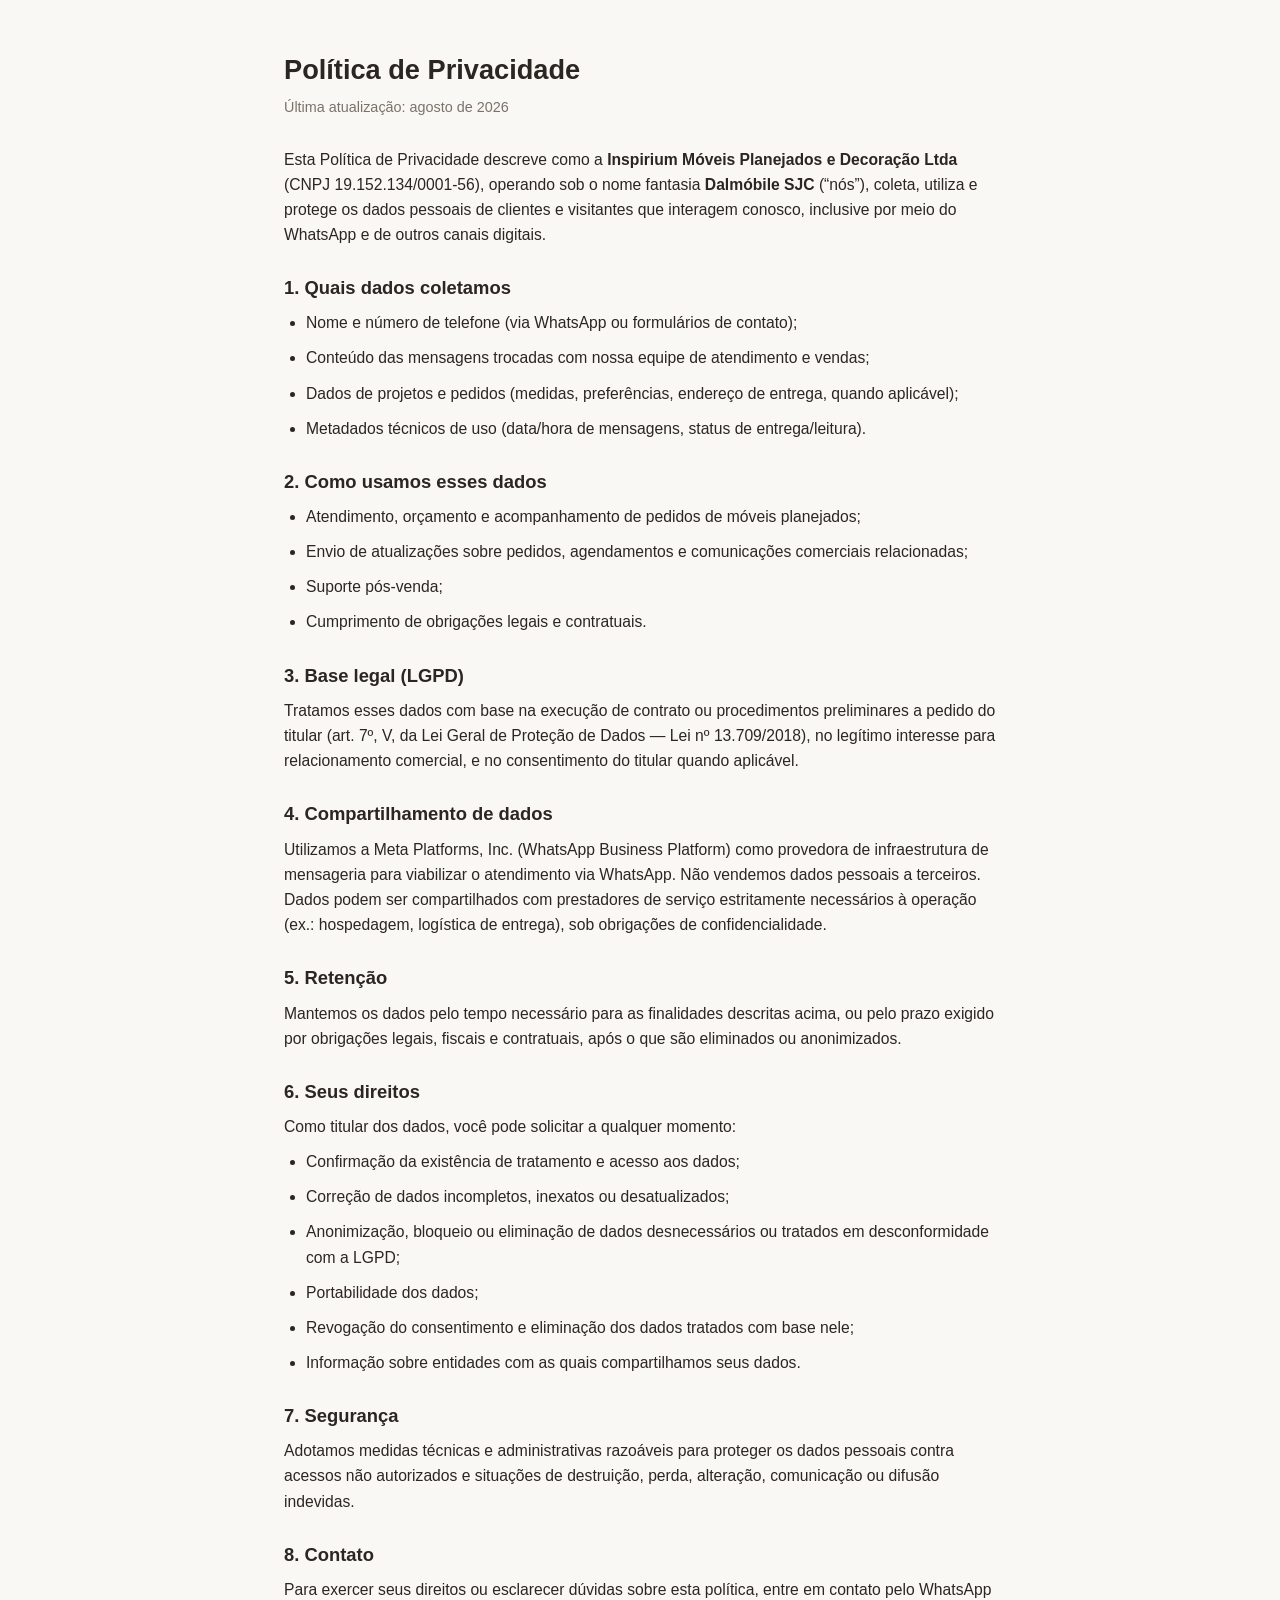
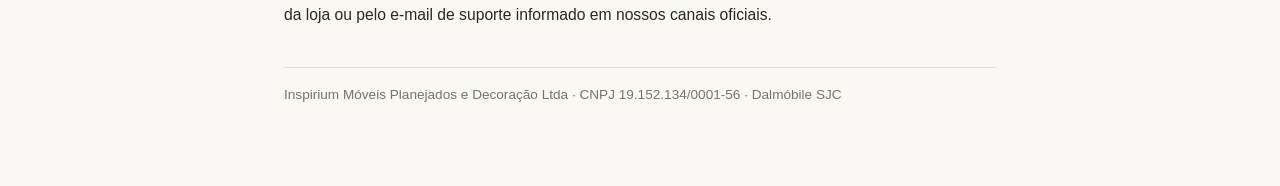
<file: static/privacidade.html>
<!DOCTYPE html>
<html lang="pt-BR">
<head>
<meta charset="UTF-8">
<meta name="viewport" content="width=device-width, initial-scale=1">
<title>Política de Privacidade — Dalmóbile SJC</title>
<style>
  /* Página PÚBLICA e autocontida (exigência do Meta for Developers) — sem dependência de
     CSS/JS do app. Texto = rascunho substituível (não revisado por advogado). */
  * { box-sizing: border-box; margin: 0; padding: 0; }
  body { font-family: -apple-system, "Segoe UI", Roboto, Arial, sans-serif; color: #2b2621;
         background: #faf8f5; line-height: 1.6; }
  main { max-width: 760px; margin: 0 auto; padding: 48px 24px 80px; }
  h1 { font-size: 1.7rem; margin-bottom: 4px; }
  .atualizacao { color: #7a726a; font-size: .9rem; margin-bottom: 28px; }
  p, li { font-size: .98rem; margin-bottom: 10px; }
  h2 { font-size: 1.15rem; margin: 26px 0 8px; }
  ul { padding-left: 22px; margin-bottom: 10px; }
  footer { margin-top: 40px; padding-top: 16px; border-top: 1px solid #e4ded6;
           color: #7a726a; font-size: .85rem; }
  @media (prefers-color-scheme: dark) {
    body { background: #171412; color: #eae8e5; }
    .atualizacao, footer { color: #a39a90; }
    footer { border-top-color: #35302b; }
  }
</style>
</head>
<body>
<main>
  <h1>Política de Privacidade</h1>
  <div class="atualizacao">Última atualização: agosto de 2026</div>

  <p>Esta Política de Privacidade descreve como a <strong>Inspirium Móveis Planejados e
  Decoração Ltda</strong> (CNPJ 19.152.134/0001-56), operando sob o nome fantasia
  <strong>Dalmóbile SJC</strong> (“nós”), coleta, utiliza e protege os dados pessoais de
  clientes e visitantes que interagem conosco, inclusive por meio do WhatsApp e de outros
  canais digitais.</p>

  <h2>1. Quais dados coletamos</h2>
  <ul>
    <li>Nome e número de telefone (via WhatsApp ou formulários de contato);</li>
    <li>Conteúdo das mensagens trocadas com nossa equipe de atendimento e vendas;</li>
    <li>Dados de projetos e pedidos (medidas, preferências, endereço de entrega, quando aplicável);</li>
    <li>Metadados técnicos de uso (data/hora de mensagens, status de entrega/leitura).</li>
  </ul>

  <h2>2. Como usamos esses dados</h2>
  <ul>
    <li>Atendimento, orçamento e acompanhamento de pedidos de móveis planejados;</li>
    <li>Envio de atualizações sobre pedidos, agendamentos e comunicações comerciais relacionadas;</li>
    <li>Suporte pós-venda;</li>
    <li>Cumprimento de obrigações legais e contratuais.</li>
  </ul>

  <h2>3. Base legal (LGPD)</h2>
  <p>Tratamos esses dados com base na execução de contrato ou procedimentos preliminares a
  pedido do titular (art. 7º, V, da Lei Geral de Proteção de Dados — Lei nº 13.709/2018), no
  legítimo interesse para relacionamento comercial, e no consentimento do titular quando
  aplicável.</p>

  <h2>4. Compartilhamento de dados</h2>
  <p>Utilizamos a Meta Platforms, Inc. (WhatsApp Business Platform) como provedora de
  infraestrutura de mensageria para viabilizar o atendimento via WhatsApp. Não vendemos dados
  pessoais a terceiros. Dados podem ser compartilhados com prestadores de serviço estritamente
  necessários à operação (ex.: hospedagem, logística de entrega), sob obrigações de
  confidencialidade.</p>

  <h2>5. Retenção</h2>
  <p>Mantemos os dados pelo tempo necessário para as finalidades descritas acima, ou pelo
  prazo exigido por obrigações legais, fiscais e contratuais, após o que são eliminados ou
  anonimizados.</p>

  <h2>6. Seus direitos</h2>
  <p>Como titular dos dados, você pode solicitar a qualquer momento:</p>
  <ul>
    <li>Confirmação da existência de tratamento e acesso aos dados;</li>
    <li>Correção de dados incompletos, inexatos ou desatualizados;</li>
    <li>Anonimização, bloqueio ou eliminação de dados desnecessários ou tratados em desconformidade com a LGPD;</li>
    <li>Portabilidade dos dados;</li>
    <li>Revogação do consentimento e eliminação dos dados tratados com base nele;</li>
    <li>Informação sobre entidades com as quais compartilhamos seus dados.</li>
  </ul>

  <h2>7. Segurança</h2>
  <p>Adotamos medidas técnicas e administrativas razoáveis para proteger os dados pessoais
  contra acessos não autorizados e situações de destruição, perda, alteração, comunicação ou
  difusão indevidas.</p>

  <h2>8. Contato</h2>
  <p>Para exercer seus direitos ou esclarecer dúvidas sobre esta política, entre em contato
  pelo WhatsApp da loja ou pelo e-mail de suporte informado em nossos canais oficiais.</p>

  <footer>Inspirium Móveis Planejados e Decoração Ltda · CNPJ 19.152.134/0001-56 · Dalmóbile SJC</footer>
</main>
</body>
</html>
</file>
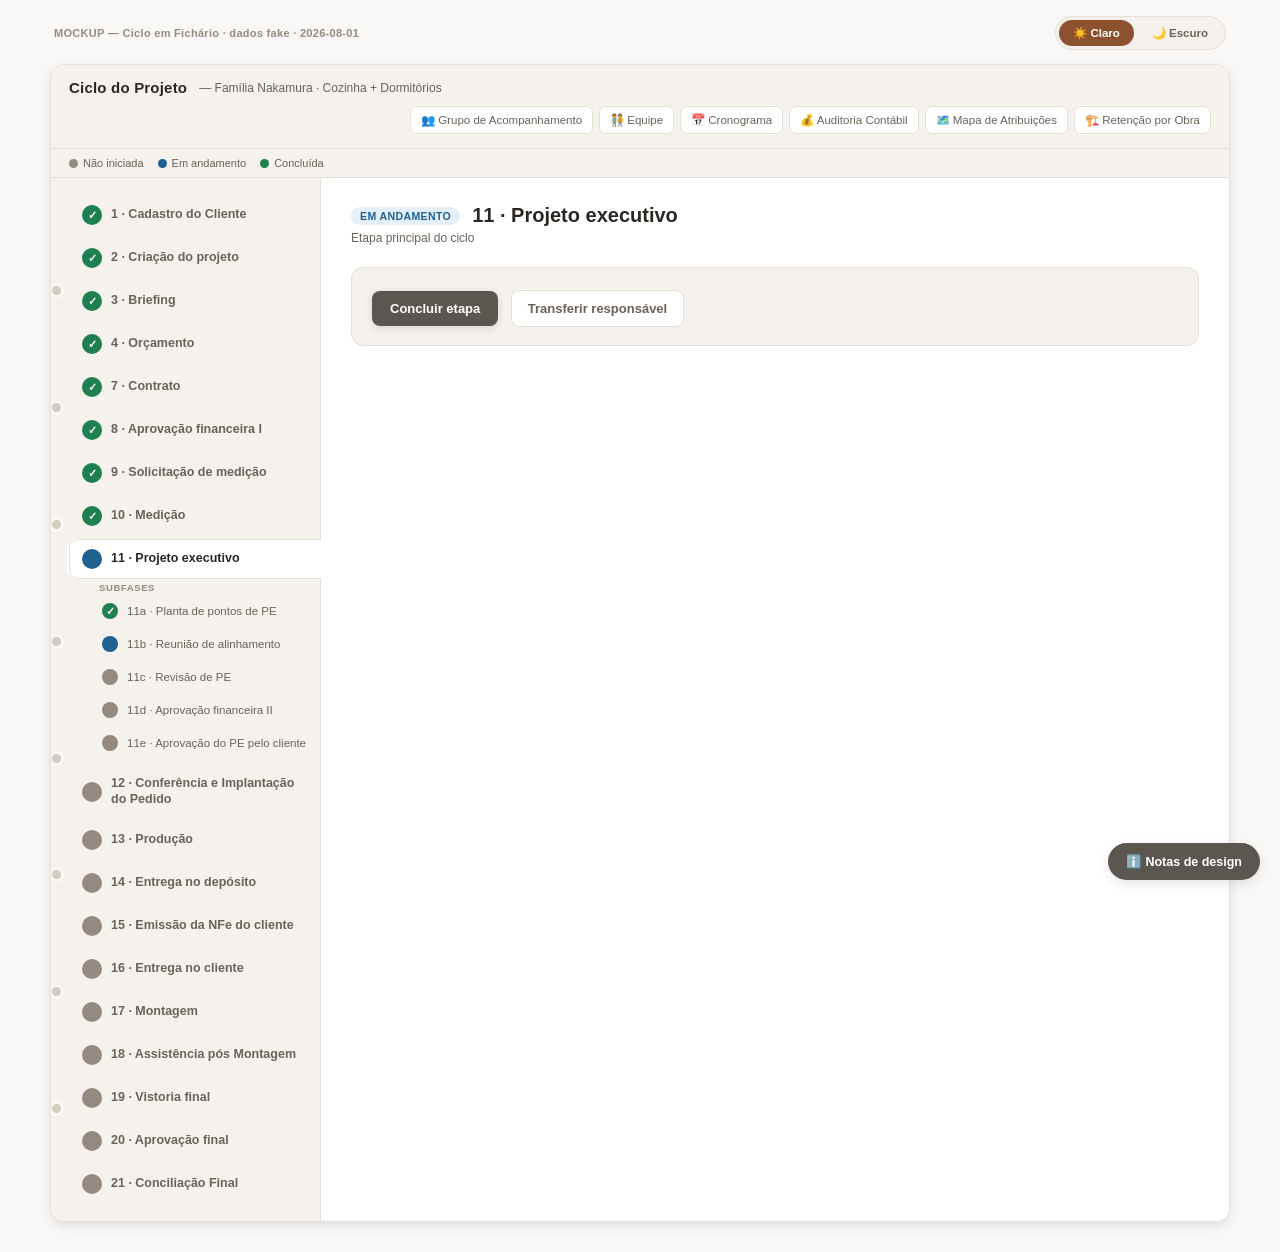
<file: docs/superpowers/specs/ciclo/2026-08-01-ciclo-fichario-mockup.html>
<!DOCTYPE html>
<!--
  ============================================================================
  MOCKUP — Ciclo do Projeto em formato "Fichário"
  Orizon Manager | Dalmóbile
  Data: 2026-08-01
  Spec companheira: docs/superpowers/specs/ciclo/2026-08-01-ciclo-fichario-design.md
  ============================================================================

  O QUE É ISTO
  Protótipo estático e interativo (HTML/CSS/JS puro, sem build, sem backend) do
  novo layout da tela de Ciclo do Projeto. Dados de exemplo (fake) — não lê nem
  grava nada real. Serve só para validar CONCEITO VISUAL e INTERAÇÃO antes da
  implementação em static/index.html. Aprovado pelo Marcelo em 2026-08-01, nos
  dois temas (claro e escuro).

  COMO USAR
  Abra este arquivo em qualquer navegador. Clique nas abas da lombada à
  esquerda para trocar de etapa. Clique em "11 · Projeto executivo" (etapa
  aberta por padrão) para ver as sub-abas de 11a-11e. Use o botão
  ☀️/🌙 no canto superior direito para alternar tema. Clique em "ℹ️ Notas de
  design" (canto inferior direito) para ver a documentação de decisões dentro
  da própria página.

  ESCOPO DO QUE ESTE MOCKUP REPRESENTA (ver spec para detalhe/linhas de código)
  - Ciclo INTERNO por projeto (não é o Funil cross-project).
  - Substitui a lista vertical de cards em acordeão (renderCiclo(), hoje em
    static/index.html ~linha 13537) por: lombada de abas (uma por etapa
    PRINCIPAL) + área de conteúdo em tela cheia para a etapa selecionada.
  - Modelo de 3 status por etapa (já existe nos dados hoje — ver
    mod_ciclo.py::STATUS_CONCLUSIVOS e o cálculo _etapaBloqueada() no front):
      não iniciada / em andamento / concluída — cada um com cor própria.
  - Sub-etapas (11a-11e, 17a) NÃO viram abas de primeiro nível — aparecem como
    uma tira de sub-abas dentro da etapa-mãe quando ela está selecionada.
  - Etapa futura (não iniciada) é clicável, mas mostra só um placeholder
    "Etapa não iniciada" — sem formulário/ação real.
  - Barra de ações do projeto (Grupo de Acompanhamento, Equipe, Cronograma,
    Auditoria Contábil, Mapa de Atribuições, Retenção por Obra) fica FIXA
    acima da lombada+conteúdo, igual hoje — independe da etapa selecionada.
  - SEM drag-and-drop livre. Navegação só por clique; gating sequencial
    continua 100% definido pelo backend (mod_ciclo.py, inalterado).

  MAPEAMENTO DE COR → TOKEN REAL DO PROJETO
  (design-system/orizon-tokens.css — nenhuma cor aqui é inventada; os hex
  abaixo são cópia literal dos tokens para os dois temas, só para o mockup
  poder rodar standalone sem carregar o CSS do projeto. NA IMPLEMENTAÇÃO REAL,
  usar sempre var(--token), nunca hex — regra inegociável do projeto.)

    Status         | token cor      | token fundo suave | token borda/linha
    ---------------|----------------|--------------------|--------------------
    Não iniciada   | --text-3       | --surface-2        | --border-strong
    Em andamento   | --info         | --info-soft        | --info-line
    Concluída      | --ok           | --ok-soft           | --ok-line

  DECISÕES JÁ CONFIRMADAS COM O MARCELO (não reabrir sem necessidade)
  1. Sub-etapas como mini-abas aninhadas dentro da etapa-mãe (não promovidas
     a abas de 1º nível) — confirmado ao ver este mockup.
  2. Etapa futura clicável → placeholder "Etapa não iniciada", sem vazar o
     formulário/ação real da etapa ainda travada — confirmado.
  3. Barra de ações do projeto fixa, independente da etapa aberta — confirmado.
  4. Etapas puláveis (toggleavel: true — 9, 11b, 16, 17, 17a, 18, 19, 20)
     seguem o MESMO mecanismo de hoje (botão "Marcar como Concluída"/
     "Reabrir" dentro de _renderCardGenerico) — só relocalizado para dentro
     da tela cheia da etapa. Sem sinal visual novo na aba da lombada.
  5. Paleta de 3 cores semânticas (não iniciada/andamento/concluída) aprovada
     nos dois temas — ver tabela acima.
  6. Frente implementada em branch separada (independente das frentes de
     chat legado / fila de triagem), sem mudança nenhuma em mod_ciclo.py,
     database.py ou endpoints — é redesign de apresentação, não de regra de
     negócio.

  NÃO-OBJETIVOS (explícito, para não reintroduzir por engano)
  - Drag-and-drop de etapas.
  - Qualquer alteração de gating/regra sequencial do ciclo.
  - Qualquer mudança na tela de Funil (cross-project) — é OUTRA tela.
============================================================================ -->
<html lang="pt-BR" data-theme="light">
<head>
<meta charset="UTF-8">
<title>Mockup documentado — Ciclo em Fichário (Orizon Manager)</title>
<style>
  /* ====================================================================
     TOKENS — cópia literal de design-system/orizon-tokens.css (claro +
     escuro). Ver cabeçalho do arquivo para a tabela de mapeamento status→
     token. Na implementação real: usar var(--token) do projeto, não hex.
     ==================================================================== */
  :root, [data-theme="light"]{
    --bg:#FAF8F6; --surface:#FFFFFF; --surface-2:#F5F1EC;
    --border:#E5DFD8; --border-strong:#D3CAC0;
    --text:#2B2621; --text-2:#6B6259; --text-3:#948A7F; --text-inverse:#FFFFFF;
    --accent:#8C5230; --accent-hover:#6E3F22; --accent-soft:rgba(140,82,48,.12); --accent-line:#6E3F22;
    --btn-primary-bg:#5C5650; --btn-primary-text:#FFFFFF; --btn-primary-shadow:0 2px 8px rgba(0,0,0,.12);
    --ok:#1E7F4F; --ok-soft:#E3F3EA; --ok-line:#9CC7AD;
    --info:#21618F; --info-soft:#E4EFF7; --info-line:#A9C3D8;
    --shadow:0 1px 3px rgba(0,0,0,.08); --shadow-md:0 4px 12px rgba(0,0,0,.10);
  }
  [data-theme="dark"]{
    --bg:#121111; --surface:#1A1918; --surface-2:#211F1D;
    --border:#2B2926; --border-strong:#3B3833;
    --text:#EAE8E5; --text-2:#A9A6A2; --text-3:#78746F; --text-inverse:#171514;
    --accent:#A56B45; --accent-hover:#B87E55; --accent-soft:rgba(83,42,20,.22); --accent-line:#532A14;
    --btn-primary-bg:#1C1613; --btn-primary-text:#E7DCD0; --btn-primary-shadow:0 6px 16px rgba(0,0,0,.65);
    --ok:#86B394; --ok-soft:rgba(134,179,148,.12); --ok-line:#3E5C49;
    --info:#8BA6BD; --info-soft:rgba(139,166,189,.12); --info-line:#3C5468;
    --shadow:0 1px 3px rgba(0,0,0,.35); --shadow-md:0 6px 16px rgba(0,0,0,.45);
  }
  *{box-sizing:border-box}
  body{margin:0;font-family:"Inter",-apple-system,"Segoe UI",sans-serif;background:var(--bg);color:var(--text);
       transition:background .15s,color .15s}

  .toolbar{max-width:1180px;margin:16px auto 0;display:flex;justify-content:space-between;align-items:center;padding:0 4px}
  .toolbar .titulo-mock{font-size:11px;color:var(--text-3);font-weight:700;letter-spacing:.3px}
  .theme-toggle{display:flex;gap:4px;background:var(--surface-2);border:1px solid var(--border);border-radius:20px;padding:3px}
  .theme-toggle button{border:none;background:transparent;font-size:11.5px;font-weight:700;color:var(--text-2);
                        padding:6px 14px;border-radius:16px;cursor:pointer;font-family:inherit}
  .theme-toggle button.on{background:var(--accent);color:var(--text-inverse)}

  .app{max-width:1180px;margin:14px auto 30px;background:var(--surface);border-radius:14px;
       box-shadow:var(--shadow-md);overflow:hidden;border:1px solid var(--border)}

  /* Barra de ações do projeto — FIXA, independente da etapa selecionada (decisão 3) */
  .topbar{display:flex;align-items:center;gap:10px;padding:14px 18px;border-bottom:1px solid var(--border);
          flex-wrap:wrap;background:var(--surface-2)}
  .topbar h1{font-size:15px;margin:0;font-weight:800;letter-spacing:.2px;color:var(--text)}
  .topbar .proj{font-size:12px;color:var(--text-2);margin-left:2px}
  .actions{margin-left:auto;display:flex;gap:6px;flex-wrap:wrap}
  .ghost{font-size:11.5px;color:var(--text-2);background:var(--surface);border:1px solid var(--border);
         padding:6px 10px;border-radius:7px;cursor:default;white-space:nowrap}
  .legend{display:flex;gap:14px;padding:8px 18px;font-size:11px;color:var(--text-2);border-bottom:1px solid var(--border);
          background:var(--surface-2);flex-wrap:wrap}
  .legend span{display:inline-flex;align-items:center;gap:5px}
  .dot{width:9px;height:9px;border-radius:50%;display:inline-block}

  .body{display:flex;min-height:560px}

  /* Lombada — uma aba por etapa PRINCIPAL de ETAPAS_PRINCIPAIS (mod_ciclo.py) */
  .lombada{width:270px;background:var(--surface-2);border-right:1px solid var(--border);
           padding:14px 0 14px 10px;position:relative;flex-shrink:0}
  .rings{position:absolute;left:-1px;top:0;bottom:0;width:12px;display:flex;flex-direction:column;
         justify-content:space-evenly;align-items:center}
  .rings i{width:9px;height:9px;border-radius:50%;background:var(--border-strong);box-shadow:0 0 0 3px var(--bg)}

  /* .tab.st-* = as 3 cores do mapeamento status→token do cabeçalho */
  .tab{display:flex;align-items:center;gap:9px;padding:9px 12px;margin:3px 0 3px 8px;border-radius:9px 0 0 9px;
       cursor:pointer;font-size:12.5px;font-weight:600;color:var(--text-2);border:1px solid transparent;
       border-right:none;background:transparent;position:relative}
  .tab .num{width:20px;height:20px;border-radius:50%;flex-shrink:0;display:flex;align-items:center;
            justify-content:center;font-size:10.5px;font-weight:800;color:var(--text-inverse);background:var(--text-3)}
  .tab.st-andamento .num{background:var(--info)}
  .tab.st-concluida .num{background:var(--ok);font-size:0}
  .tab.st-concluida .num::before{content:"✓";font-size:11px}

  .tab:hover{background:var(--border)}
  .tab.active{background:var(--surface);border-color:var(--border);box-shadow:-2px 0 0 0 var(--surface);color:var(--text)}
  .tab.active::after{content:"";position:absolute;right:-1px;top:0;bottom:0;width:1px;background:var(--surface)}
  .tab .nome{flex:1;line-height:1.25}
  .tab.sub{margin-left:30px;font-weight:500;font-size:11.5px;padding:6px 10px}
  .tab.sub .num{width:16px;height:16px;font-size:9px}

  /* Sub-abas (decisão 1): só aparecem quando a etapa-mãe está ativa */
  .subgroup{margin:2px 0 8px}
  .subgroup-label{font-size:9.5px;text-transform:uppercase;letter-spacing:.6px;color:var(--text-3);
                  margin:2px 0 2px 38px;font-weight:800}

  /* Área de conteúdo — "tela cheia" da etapa selecionada */
  .content{flex:1;padding:26px 30px;background:var(--surface)}
  .content-head{display:flex;align-items:center;gap:12px;margin-bottom:4px}
  .content-head .badge{font-size:10.5px;font-weight:800;padding:3px 9px;border-radius:20px;text-transform:uppercase;letter-spacing:.4px}
  .badge.st-nao_iniciada{background:var(--surface-2);color:var(--text-3);border:1px solid var(--border-strong)}
  .badge.st-andamento{background:var(--info-soft);color:var(--info)}
  .badge.st-concluida{background:var(--ok-soft);color:var(--ok)}
  .content-head h2{font-size:20px;margin:0;color:var(--text)}
  .content-sub{font-size:12px;color:var(--text-2);margin:4px 0 22px}

  .card{border:1px solid var(--border);border-radius:12px;padding:18px 20px;margin-bottom:14px;background:var(--surface-2)}
  .row{display:flex;gap:26px;flex-wrap:wrap}
  .field{min-width:160px}
  .field label{display:block;font-size:10.5px;color:var(--text-3);text-transform:uppercase;letter-spacing:.4px;margin-bottom:4px;font-weight:700}
  .field .val{font-size:14px;font-weight:600;color:var(--text)}

  .btn-primary{background:var(--btn-primary-bg);color:var(--btn-primary-text);border:none;padding:10px 18px;
              border-radius:8px;font-size:13px;font-weight:700;cursor:default;margin-top:4px;box-shadow:var(--btn-primary-shadow)}
  .btn-ghost2{background:var(--surface);border:1px solid var(--border);padding:10px 16px;border-radius:8px;
              font-size:13px;font-weight:600;color:var(--text-2);cursor:default;margin-top:4px;margin-left:8px}

  /* Placeholder de etapa futura (decisão 2) — sem formulário/ação real */
  .placeholder{display:flex;flex-direction:column;align-items:center;justify-content:center;padding:90px 20px;color:var(--text-2);text-align:center}
  .placeholder .lock{width:52px;height:52px;border-radius:50%;background:var(--surface-2);border:1px solid var(--border-strong);
                     display:flex;align-items:center;justify-content:center;font-size:22px;margin-bottom:14px;color:var(--text-3)}
  .placeholder .titulo{font-size:15px;font-weight:800;color:var(--text-2);margin-bottom:6px}
  .placeholder .sub{font-size:12px;max-width:320px}

  .concl-strip{display:flex;align-items:center;gap:8px;font-size:12px;color:var(--ok);font-weight:700;
              background:var(--ok-soft);border-radius:8px;padding:8px 12px;margin-bottom:16px}

  .note{font-size:11px;color:var(--text-3);margin-top:18px;font-style:italic}

  /* ====================================================================
     Painel "Notas de design" — documentação visível DENTRO da própria
     página (não só no source), para quem abrir o arquivo sem ler o HTML.
     ==================================================================== */
  .notas-fab{position:fixed;right:20px;bottom:20px;background:var(--btn-primary-bg);color:var(--btn-primary-text);
             border:none;border-radius:24px;padding:11px 18px;font-size:12.5px;font-weight:700;cursor:pointer;
             box-shadow:var(--shadow-md);font-family:inherit;z-index:50}
  .notas-painel{position:fixed;right:20px;bottom:70px;width:380px;max-height:70vh;overflow-y:auto;
               background:var(--surface);border:1px solid var(--border);border-radius:14px;box-shadow:var(--shadow-md);
               padding:18px 20px;z-index:50;display:none;font-size:12px;line-height:1.6;color:var(--text-2)}
  .notas-painel.aberto{display:block}
  .notas-painel h3{font-size:13px;margin:0 0 10px;color:var(--text)}
  .notas-painel h4{font-size:11px;text-transform:uppercase;letter-spacing:.4px;color:var(--text-3);margin:16px 0 6px}
  .notas-painel h4:first-of-type{margin-top:0}
  .notas-painel table{width:100%;border-collapse:collapse;font-size:11px;margin-bottom:4px}
  .notas-painel td{padding:4px 4px;border-bottom:1px solid var(--border)}
  .notas-painel ol,.notas-painel ul{margin:4px 0;padding-left:18px}
  .notas-painel code{background:var(--surface-2);padding:1px 4px;border-radius:4px;font-size:10.5px}
  .swatch{display:inline-block;width:9px;height:9px;border-radius:50%;margin-right:5px;vertical-align:middle}
</style>
</head>
<body>

<div class="toolbar">
  <span class="titulo-mock">MOCKUP — Ciclo em Fichário · dados fake · 2026-08-01</span>
  <div class="theme-toggle">
    <button id="btn-light" class="on" onclick="setTheme('light')">☀️ Claro</button>
    <button id="btn-dark" onclick="setTheme('dark')">🌙 Escuro</button>
  </div>
</div>

<div class="app">
  <div class="topbar">
    <h1>Ciclo do Projeto</h1>
    <span class="proj">— Família Nakamura · Cozinha + Dormitórios</span>
    <div class="actions">
      <span class="ghost">👥 Grupo de Acompanhamento</span>
      <span class="ghost">🧑‍🤝‍🧑 Equipe</span>
      <span class="ghost">📅 Cronograma</span>
      <span class="ghost">💰 Auditoria Contábil</span>
      <span class="ghost">🗺️ Mapa de Atribuições</span>
      <span class="ghost">🏗️ Retenção por Obra</span>
    </div>
  </div>

  <div class="legend">
    <span><i class="dot" style="background:var(--text-3)"></i> Não iniciada</span>
    <span><i class="dot" style="background:var(--info)"></i> Em andamento</span>
    <span><i class="dot" style="background:var(--ok)"></i> Concluída</span>
  </div>

  <div class="body">
    <div class="lombada" id="lombada"></div>
    <div class="content" id="content"></div>
  </div>
</div>

<button class="notas-fab" onclick="toggleNotas()">ℹ️ Notas de design</button>
<div class="notas-painel" id="notas-painel">
  <h3>Notas de design — Ciclo em Fichário</h3>

  <h4>Mapeamento cor → token (design-system/orizon-tokens.css)</h4>
  <table>
    <tr><td><span class="swatch" style="background:var(--text-3)"></span>Não iniciada</td><td><code>--text-3</code> / <code>--surface-2</code> / <code>--border-strong</code></td></tr>
    <tr><td><span class="swatch" style="background:var(--info)"></span>Em andamento</td><td><code>--info</code> / <code>--info-soft</code> / <code>--info-line</code></td></tr>
    <tr><td><span class="swatch" style="background:var(--ok)"></span>Concluída</td><td><code>--ok</code> / <code>--ok-soft</code> / <code>--ok-line</code></td></tr>
  </table>

  <h4>Decisões confirmadas (2026-08-01)</h4>
  <ol>
    <li>Sub-etapas (11a-e, 17a) são mini-abas dentro da etapa-mãe, não abas de 1º nível.</li>
    <li>Etapa futura clicável mostra só "Etapa não iniciada" — sem formulário real.</li>
    <li>Barra de ações do projeto fixa, independe da etapa aberta.</li>
    <li>Etapas puláveis seguem o mecanismo atual (<code>toggleSalvarEtapa</code>), só relocalizado.</li>
    <li>Paleta de 3 cores acima aprovada nos dois temas.</li>
    <li>Frente em branch separada; zero mudança em <code>mod_ciclo.py</code>/backend.</li>
  </ol>

  <h4>Não-objetivos</h4>
  <ul>
    <li>Sem drag-and-drop de etapas.</li>
    <li>Sem alteração de gating/regra sequencial.</li>
    <li>Não é a tela de Funil (cross-project) — é o Ciclo interno por projeto.</li>
  </ul>

  <h4>Spec completa</h4>
  <p><code>docs/superpowers/specs/ciclo/2026-08-01-ciclo-fichario-design.md</code></p>
</div>

<script>
function setTheme(t){
  document.documentElement.setAttribute('data-theme', t);
  document.getElementById('btn-light').classList.toggle('on', t==='light');
  document.getElementById('btn-dark').classList.toggle('on', t==='dark');
}
function toggleNotas(){
  document.getElementById('notas-painel').classList.toggle('aberto');
}

/* Dados de exemplo (fake) — simula um projeto com o Projeto Executivo (11) em
   andamento: 1-10 concluídas, 11 em andamento com sub-etapas mistas, 12-21
   ainda não iniciadas. Ilustra os 3 status + o aninhamento de sub-etapas. */
const ETAPAS = [
  {codigo:"1",  nome:"Cadastro do Cliente",                status:"concluida"},
  {codigo:"2",  nome:"Criação do projeto",                 status:"concluida"},
  {codigo:"3",  nome:"Briefing",                            status:"concluida"},
  {codigo:"4",  nome:"Orçamento",                           status:"concluida"},
  {codigo:"7",  nome:"Contrato",                            status:"concluida"},
  {codigo:"8",  nome:"Aprovação financeira I",              status:"concluida"},
  {codigo:"9",  nome:"Solicitação de medição",              status:"concluida"},
  {codigo:"10", nome:"Medição",                             status:"concluida"},
  {codigo:"11", nome:"Projeto executivo",                   status:"andamento", sub:[
    {codigo:"11a", nome:"Planta de pontos de PE",          status:"concluida"},
    {codigo:"11b", nome:"Reunião de alinhamento",          status:"andamento"},
    {codigo:"11c", nome:"Revisão de PE",                    status:"nao_iniciada"},
    {codigo:"11d", nome:"Aprovação financeira II",         status:"nao_iniciada"},
    {codigo:"11e", nome:"Aprovação do PE pelo cliente",    status:"nao_iniciada"},
  ]},
  {codigo:"12", nome:"Conferência e Implantação do Pedido",status:"nao_iniciada"},
  {codigo:"13", nome:"Produção",                            status:"nao_iniciada"},
  {codigo:"14", nome:"Entrega no depósito",                 status:"nao_iniciada"},
  {codigo:"15", nome:"Emissão da NFe do cliente",          status:"nao_iniciada"},
  {codigo:"16", nome:"Entrega no cliente",                  status:"nao_iniciada"},
  {codigo:"17", nome:"Montagem",                            status:"nao_iniciada", sub:[
    {codigo:"17a", nome:"Pendências de montagem",          status:"nao_iniciada"},
  ]},
  {codigo:"18", nome:"Assistência pós Montagem",            status:"nao_iniciada"},
  {codigo:"19", nome:"Vistoria final",                      status:"nao_iniciada"},
  {codigo:"20", nome:"Aprovação final",                     status:"nao_iniciada"},
  {codigo:"21", nome:"Conciliação Final",                   status:"nao_iniciada"},
];

const DETALHE = {
  "4":  {concl:"Concluída em 03/07/2026 por Marina Alves", campos:[["Valor final","R$ 48.320,00"],["Ambientes","Cozinha, 2 Dormitórios"],["Versão aprovada","v3"]]},
  "10": {concl:"Concluída em 22/07/2026 por Equipe de Medição", campos:[["Responsável","Carlos Medeiros (terceiro)"],["Ambientes medidos","3/3"],["Relatório","medicao_final.pdf"]]},
  "11b":{acao:"Marcar reunião como concluída", campos:[["Responsável","Equipe de PE"],["Prazo previsto","05/08/2026"],["Relatório da reunião","— aguardando upload"]]},
};

let ativo = "11";   // etapa selecionada por padrão = onde o projeto "está" no exemplo

function principaisComPai(codigo){
  for (const e of ETAPAS){ if (e.codigo===codigo) return {etapa:e, sub:null};
    if (e.sub) for (const s of e.sub) if (s.codigo===codigo) return {etapa:e, sub:s}; }
  return null;
}

function renderLombada(){
  const el = document.getElementById('lombada');
  let html = '<div class="rings"><i></i><i></i><i></i><i></i><i></i><i></i><i></i><i></i></div>';
  for (const e of ETAPAS){
    const isActiveMain = ativo===e.codigo || (e.sub && e.sub.some(s=>s.codigo===ativo));
    html += `<div class="tab st-${e.status} ${isActiveMain?'active':''}" onclick="selecionar('${e.codigo}')">
               <span class="num"></span><span class="nome">${e.codigo} · ${e.nome}</span>
             </div>`;
    // Sub-abas só renderizam quando a etapa-mãe está ativa (decisão 1)
    if (e.sub && isActiveMain){
      html += `<div class="subgroup"><div class="subgroup-label">Subfases</div>`;
      for (const s of e.sub){
        html += `<div class="tab sub st-${s.status} ${ativo===s.codigo?'active':''}" onclick="selecionar('${s.codigo}')">
                   <span class="num"></span><span class="nome">${s.codigo} · ${s.nome}</span>
                 </div>`;
      }
      html += `</div>`;
    }
  }
  el.innerHTML = html;
}

function badgeLabel(st){ return st==="concluida"?"Concluída":st==="andamento"?"Em andamento":"Não iniciada"; }

function renderConteudo(){
  const {etapa, sub} = principaisComPai(ativo);
  const alvo = sub || etapa;
  let html = `<div class="content-head">
      <span class="badge st-${alvo.status}">${badgeLabel(alvo.status)}</span>
      <h2>${alvo.codigo} · ${alvo.nome}</h2>
    </div>
    <div class="content-sub">${sub ? 'Subfase de "'+etapa.nome+'"' : 'Etapa principal do ciclo'}</div>`;

  if (alvo.status === "nao_iniciada"){
    // Decisão 2: placeholder, sem chamar o equivalente de _renderCard* real
    html += `<div class="placeholder">
        <div class="lock">🔒</div>
        <div class="titulo">Etapa não iniciada</div>
        <div class="sub">Esta etapa é liberada automaticamente quando a etapa anterior do ciclo é concluída. Nenhuma ação disponível ainda.</div>
      </div>`;
  } else if (alvo.status === "concluida"){
    const d = DETALHE[alvo.codigo] || {concl:"Concluída", campos:[]};
    html += `<div class="concl-strip">✓ ${d.concl}</div><div class="card"><div class="row">`;
    for (const [k,v] of d.campos) html += `<div class="field"><label>${k}</label><div class="val">${v}</div></div>`;
    html += `</div></div><div class="note">Etapa passada — dados exibidos em modo histórico (somente leitura).</div>`;
  } else {
    const d = DETALHE[alvo.codigo] || {acao:"Concluir etapa", campos:[]};
    html += `<div class="card"><div class="row">`;
    for (const [k,v] of d.campos) html += `<div class="field"><label>${k}</label><div class="val">${v}</div></div>`;
    html += `</div>
        <button class="btn-primary">${d.acao}</button>
        <button class="btn-ghost2">Transferir responsável</button>
      </div>`;
  }
  document.getElementById('content').innerHTML = html;
}

function selecionar(codigo){
  ativo = codigo;
  renderLombada();
  renderConteudo();
}

renderLombada();
renderConteudo();
</script>
</body>
</html>
</file>
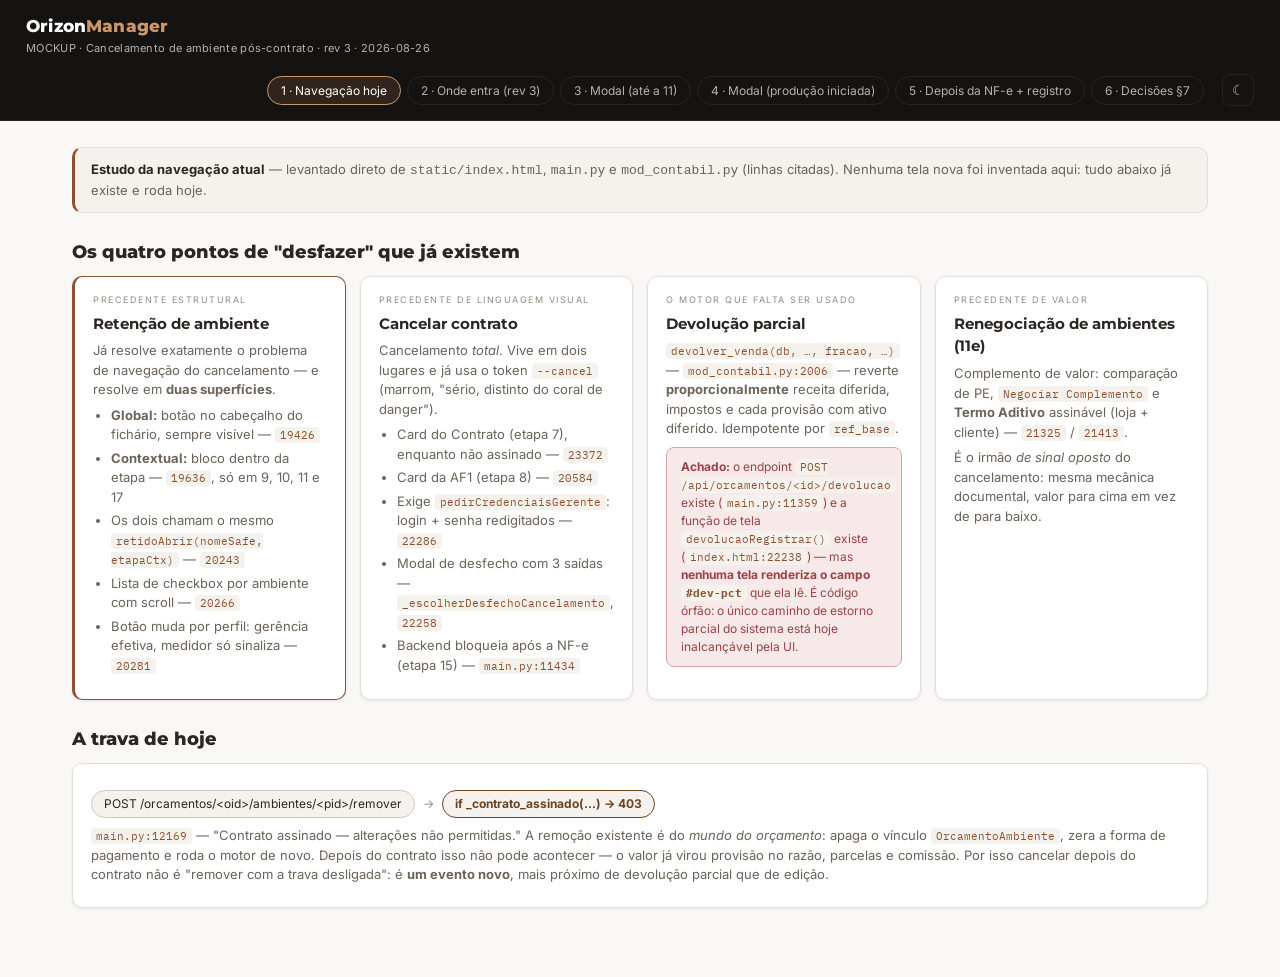
<file: docs/superpowers/specs/ciclo/2026-08-26-cancelamento-ambiente-mockup.html>
<!DOCTYPE html>
<html lang="pt-BR">
<head>
<meta charset="utf-8">
<meta name="viewport" content="width=device-width,initial-scale=1">
<title>Cancelamento de Ambiente</title>
<!--
  ============================================================================
  MOCKUP — Cancelamento de Ambiente pós-contrato
  Orizon Manager | Dalmóbile
  Data: 2026-08-26
  Spec companheira: docs/superpowers/specs/ciclo/2026-08-26-cancelamento-ambiente-pos-contrato-design.md
  ============================================================================
  Protótipo estático (HTML/CSS/JS puro, sem build, sem backend). Dados fake.
  Serve para fechar as 4 decisões em aberto do §7 da spec ANTES de implementar.
  Tokens inlinados a partir de design-system/orizon-tokens.css (v1.7).

  REV 2 (26/08, achado do Marcelo): retirado o botao "Cancelamento" do cabecalho do
  fichario — ele ja tem 8 botoes (incl. Auditoria Contabil e Mapa de Atribuicoes, que
  faltavam na rev 1) e cancelamento e ato raro.

  REV 3 (26/08, verificado ao vivo em localhost com o projeto Teste_0820): a rev 2 tambem
  nao serve. No projeto parado na Solicitacao de medicao — o caso mais comum de
  cancelamento — NAO EXISTE bloco contextual na tela: a etapa 9 nao tem aba
  (ETAPAS_PRINCIPAIS pula 8 e 9) e a aba 6/Medicao esta "nao iniciada", cujo render e um
  placeholder que nao chama _fichaCorpoEtapa. A casa passa a ser a VISAO GERAL: acao e
  historico na mesma secao, superficie que sempre renderiza. Linhas reconferidas em
  b321e06.
  ============================================================================
-->
<link href="https://fonts.googleapis.com/css2?family=Inter:wght@400;500;600;700&family=Montserrat:wght@600;700;800;900&family=IBM+Plex+Mono:wght@400;500&display=swap" rel="stylesheet">
<style>
:root,[data-theme="light"]{
  --bg:#FAF8F6; --surface:#FFFFFF; --surface-2:#F5F1EC;
  --border:#E5DFD8; --border-strong:#D3CAC0; --field-border:#B8ADA0;
  --text:#2B2621; --text-2:#6B6259; --text-3:#948A7F;
  --accent:#8C5230; --accent-soft:rgba(140,82,48,.12); --accent-line:#6E3F22; --accent-vivid:#B8823D;
  --btn-primary-bg:#5C5650; --btn-primary-text:#FFFFFF; --btn-primary-border:transparent;
  --btn-primary-shadow:0 2px 8px rgba(0,0,0,.12);
  --ok:#1E7F4F; --ok-soft:#E3F3EA; --ok-line:#9CC7AD;
  --warn:#8F6E2A; --warn-soft:#F7EFDC; --warn-line:#D8C08B;
  --err:#9C4147; --err-soft:#F7E9EA; --err-line:#D8A6A9;
  --info:#21618F; --info-soft:#E4EFF7; --info-line:#A9C3D8;
  --cancel:#6B4423; --cancel-on:#FFFFFF;
  --status-ok:#16A34A; --status-warn:#EAB308; --status-err:#DC2626;
  --shadow:0 1px 3px rgba(0,0,0,.08); --shadow-md:0 4px 12px rgba(0,0,0,.10);
  --sidebar-bg:#141312; --sidebar-text:#B5B2AD; --sidebar-text-active:#FFFFFF;
  --sidebar-accent:#C9976D; --sidebar-border:rgba(255,255,255,.07);
}
[data-theme="dark"]{
  --bg:#121111; --surface:#1A1918; --surface-2:#211F1D;
  --border:#2B2926; --border-strong:#3B3833; --field-border:#4E4842;
  --text:#EAE8E5; --text-2:#A9A6A2; --text-3:#78746F;
  --accent:#A56B45; --accent-soft:rgba(83,42,20,.22); --accent-line:#532A14; --accent-vivid:#C9976D;
  --btn-primary-bg:#1C1613; --btn-primary-text:#E7DCD0; --btn-primary-border:1px solid #532A14;
  --btn-primary-shadow:0 6px 16px rgba(0,0,0,.65);
  --ok:#86B394; --ok-soft:rgba(134,179,148,.12); --ok-line:#3E5C49;
  --warn:#C2A264; --warn-soft:rgba(194,162,100,.12); --warn-line:#6B5528;
  --err:#C08183; --err-soft:rgba(107,49,56,.20); --err-line:#6B3138;
  --info:#8BA6BD; --info-soft:rgba(139,166,189,.12); --info-line:#3C5468;
  --cancel:#8B5E3C; --cancel-on:#FFFFFF;
  --status-ok:#4ADE80; --status-warn:#FACC15; --status-err:#F87171;
  --shadow:0 1px 3px rgba(0,0,0,.35); --shadow-md:0 6px 16px rgba(0,0,0,.45);
  --sidebar-bg:#0D0C0B; --sidebar-text:#A5A29D; --sidebar-border:rgba(255,255,255,.06);
}
:root{
  --muted:var(--text-2); --card:var(--surface); --border2:var(--border-strong);
  --font-display:"Montserrat",-apple-system,"Segoe UI",sans-serif;
  --font-body:"Inter",-apple-system,"Segoe UI",sans-serif;
  --font-mono:"IBM Plex Mono",ui-monospace,monospace;
  --fs-h2:1.125rem; --fs-body:.875rem; --fs-sm:.8125rem; --fs-xs:.6875rem;
  --sp-2:8px; --sp-3:12px; --sp-4:16px; --sp-5:20px; --sp-6:24px;
  --radius-sm:6px; --radius:10px; --radius-lg:14px;
  --control-h-sm:30px; --control-h:38px;
}
*{margin:0;padding:0;box-sizing:border-box}
body{background:var(--bg);color:var(--text);font-family:var(--font-body);font-size:var(--fs-body);
     line-height:1.5;-webkit-font-smoothing:antialiased}

/* ── topo do mockup ───────────────────────────────────────────── */
.mk-top{background:var(--sidebar-bg);color:var(--sidebar-text-active);padding:14px 26px;
  display:flex;align-items:center;gap:18px;flex-wrap:wrap;position:sticky;top:0;z-index:60;
  border-bottom:1px solid var(--sidebar-border)}
.mk-marca{font-family:var(--font-display);font-weight:800;font-size:17px;letter-spacing:.01em}
.mk-marca span{color:var(--sidebar-accent)}
.mk-sub{font-size:11px;color:var(--sidebar-text);letter-spacing:.3px}
.mk-tabs{display:flex;gap:6px;margin-left:auto;flex-wrap:wrap}
.mk-tab{font-size:12px;padding:6px 13px;border-radius:999px;border:1px solid var(--sidebar-border);
  background:transparent;color:var(--sidebar-text);cursor:pointer;font-family:var(--font-body)}
.mk-tab.on{background:rgba(165,107,69,.20);color:#fff;border-color:var(--sidebar-accent)}
.mk-tema{background:transparent;border:1px solid var(--sidebar-border);color:var(--sidebar-text);
  border-radius:8px;width:32px;height:32px;cursor:pointer;font-size:14px}

.wrap{max-width:1180px;margin:0 auto;padding:26px 22px 70px}
.mk-legenda{background:var(--surface-2);border:1px solid var(--border);border-left:3px solid var(--accent);
  border-radius:var(--radius);padding:12px 16px;margin-bottom:20px;font-size:var(--fs-sm);color:var(--text-2)}
.mk-legenda strong{color:var(--text)}
h2.sec{font-family:var(--font-display);font-size:var(--fs-h2);font-weight:800;margin:26px 0 10px}
h2.sec:first-child{margin-top:0}
.painel{display:none}
.painel.on{display:block}

/* ── componentes espelhando static/index.html ─────────────────── */
.btn{display:inline-flex;align-items:center;justify-content:center;gap:8px;padding:0 18px;height:36px;
  border-radius:8px;font-family:var(--font-body);font-weight:500;font-size:13px;cursor:pointer;
  border:none;white-space:nowrap;transition:all .15s}
.btn-ghost{background:var(--surface-2);color:var(--muted);border:1px solid var(--border);box-shadow:var(--shadow)}
.btn-ghost:hover{color:var(--accent);border-color:var(--accent)}
.btn-sm{height:28px;padding:0 12px;font-size:11px;border-radius:6px}
.btn-ciclo{display:inline-flex;align-items:center;gap:6px;background:var(--surface-2);color:var(--text-2);
  border:1px solid var(--border-strong);border-radius:8px;padding:0 14px;height:var(--control-h-sm);
  font-size:12px;font-family:var(--font-body);cursor:pointer}
.btn-ciclo:hover{color:var(--accent);border-color:var(--accent)}
.btn-cancel{background:var(--cancel);color:var(--cancel-on);border-color:var(--cancel);font-weight:700}
.btn-cancel:hover{color:var(--cancel-on);filter:brightness(1.12)}

.ficha-cab{display:flex;align-items:center;gap:10px;flex-wrap:wrap;margin-bottom:12px;
  padding-bottom:10px;border-bottom:1px solid var(--border)}
.ficha-badge{font-size:.72rem;font-weight:700;padding:3px 10px;border-radius:999px;letter-spacing:.3px}
.st-andamento{background:var(--info-soft);color:var(--info);border:1px solid var(--info-line)}
.st-concluida{background:var(--ok-soft);color:var(--ok);border:1px solid var(--ok-line)}
.ficha-wrap{display:flex;gap:14px;align-items:stretch}
.ficha-lombada{width:252px;min-width:210px;display:flex;flex-direction:column;gap:4px}
.ficha-tab{display:flex;align-items:center;gap:9px;padding:8px 11px;border:1px solid var(--border);
  border-left:4px solid var(--border-strong);border-radius:8px;background:var(--card)}
.ficha-tab.ativa{background:var(--surface-2);border-color:var(--accent);box-shadow:var(--shadow)}
.ficha-tab.ok{border-left-color:var(--ok)}
.ficha-tab.and{border-left-color:var(--info)}
.ficha-cod{font-size:.72rem;color:var(--muted);min-width:20px;text-align:right}
.ficha-nome{flex:1;font-size:.83rem;font-weight:500;color:var(--text);overflow:hidden;
  text-overflow:ellipsis;white-space:nowrap}
.ficha-dot{width:11px;height:11px;border-radius:50%;flex-shrink:0}
.dot-ok{background:var(--ok)} .dot-and{background:var(--info-soft);border:1px solid var(--info-line)}
.dot-off{background:var(--surface-2);border:1px solid var(--border-strong)}
.ficha-conteudo{flex:1;min-width:0;border:1px solid var(--border);border-radius:10px;
  background:var(--card);padding:16px 18px}

.cabecalho-projeto{display:flex;align-items:center;gap:12px;flex-wrap:wrap;margin-bottom:8px}
.cabecalho-projeto h3{margin:0;font-family:var(--font-display);font-weight:800;font-size:1.05rem}
.subtitulo{font-size:12px;color:var(--muted);margin:-2px 0 12px}

/* modal */
.modal-mk{background:var(--card);border:1px solid var(--border2);border-radius:14px;padding:24px;
  max-width:720px;box-shadow:var(--shadow-md)}
.modal-mk .mtitulo{font-family:var(--font-display);font-weight:900;font-size:16px}
.modal-mk .mhead{display:flex;align-items:center;justify-content:space-between;margin-bottom:6px}
.modal-mk .mx{color:var(--muted);font-size:20px;line-height:1;cursor:pointer}
.mnota{font-size:11px;color:var(--muted);margin-bottom:14px}
.mnota strong{color:var(--text)}
.bloco{border:1px solid var(--border);border-radius:8px;padding:12px;margin-bottom:14px}
.bloco-tit{font-size:12px;font-weight:700;color:var(--text);margin-bottom:8px}
.bloco-tit .ctx{color:var(--muted);font-weight:400}
.lista{max-height:186px;overflow-y:auto;border:1px solid var(--border);border-radius:8px;
  padding:6px 12px;display:flex;flex-direction:column;gap:2px;margin-bottom:10px}
.lista label{display:flex;align-items:center;gap:8px;font-size:12px;color:var(--text);
  cursor:pointer;padding:4px 0}
.lista label .val{margin-left:auto;font-family:var(--font-mono);font-size:11.5px;color:var(--text-2)}
.lista label.off{opacity:.5;cursor:not-allowed}
.tag{font-size:9.5px;padding:1px 6px;border-radius:999px;border:1px solid;letter-spacing:.2px}
.tag-ret{color:var(--warn);border-color:var(--warn-line);background:var(--warn-soft)}
.tag-liq{color:var(--ok);border-color:var(--ok-line);background:var(--ok-soft)}
.inp{height:var(--control-h-sm);padding:0 10px;background:var(--surface);border:1px solid var(--field-border);
  border-radius:var(--radius-sm);color:var(--text);font-size:12px;font-family:var(--font-body);width:100%}
select.inp{cursor:pointer}
.lbl{font-size:var(--fs-xs);color:var(--text-3);text-transform:uppercase;letter-spacing:.06em;
  display:block;margin-bottom:3px}
.linha{display:grid;grid-template-columns:210px 1fr;gap:8px;margin-bottom:10px}
.radios{display:flex;flex-direction:column;gap:5px;font-size:12px}
.radios label{display:flex;align-items:flex-start;gap:8px;cursor:pointer}
.radios .hint{color:var(--text-3);font-size:11px}
.resumo{background:var(--surface-2);border:1px solid var(--border);border-radius:8px;
  padding:10px 14px;margin-bottom:12px;font-size:12px}
.resumo .lin{display:flex;justify-content:space-between;padding:2px 0}
.resumo .lin.total{border-top:1px solid var(--border-strong);margin-top:5px;padding-top:6px;font-weight:700}
.resumo .num{font-family:var(--font-mono)}
.aviso{border-radius:8px;padding:10px 14px;font-size:12px;margin-bottom:12px;border:1px solid}
.aviso-warn{background:var(--warn-soft);border-color:var(--warn-line);color:var(--warn)}
.aviso-err{background:var(--err-soft);border-color:var(--err-line);color:var(--err)}
.aviso-info{background:var(--info-soft);border-color:var(--info-line);color:var(--info)}
.acoes{display:flex;justify-content:flex-end;gap:10px;align-items:center}
table.tbl{width:100%;border-collapse:collapse;font-size:12px}
table.tbl th{text-align:left;font-size:var(--fs-xs);text-transform:uppercase;letter-spacing:.06em;
  color:var(--text-3);font-weight:600;padding:6px 10px;border-bottom:1px solid var(--border-strong)}
table.tbl td{padding:7px 10px;border-bottom:1px solid var(--border)}
.table-wrap{border:1px solid var(--border);border-radius:8px;overflow:hidden}

/* mapa de navegação */
.mapa{display:grid;grid-template-columns:repeat(auto-fit,minmax(270px,1fr));gap:14px}
.cartao{border:1px solid var(--border);border-radius:var(--radius);background:var(--card);padding:16px 18px;
  box-shadow:var(--shadow)}
.cartao h4{font-family:var(--font-display);font-size:.95rem;font-weight:700;margin-bottom:6px}
.cartao .eyebrow{font-size:9px;letter-spacing:1.5px;text-transform:uppercase;color:var(--text-3);margin-bottom:6px}
.cartao p{font-size:var(--fs-sm);color:var(--text-2);margin-bottom:6px}
.cartao code{font-family:var(--font-mono);font-size:11px;background:var(--surface-2);
  padding:1px 5px;border-radius:4px;color:var(--accent)}
.cartao.destaque{border-color:var(--accent);border-left:3px solid var(--accent)}
.dec{border:1px solid var(--border);border-left:3px solid var(--cancel);border-radius:var(--radius);
  background:var(--card);padding:16px 18px;margin-bottom:14px}
.dec .q{font-size:var(--fs-sm);color:var(--text-2);margin-bottom:8px}
.dec h4{font-family:var(--font-display);font-size:.95rem;font-weight:700;margin-bottom:4px}
.dec .r{font-size:var(--fs-sm);margin-bottom:6px}
.dec .r b{color:var(--accent)}
.dec .prova{font-size:11.5px;color:var(--text-3);border-top:1px dashed var(--border);padding-top:7px;margin-top:8px}
.dec .prova code{font-family:var(--font-mono);font-size:10.5px;color:var(--text-2)}
ul.lis{margin:0 0 8px 18px;font-size:var(--fs-sm);color:var(--text-2)}
ul.lis li{margin-bottom:4px}
.fluxo{display:flex;align-items:center;gap:8px;flex-wrap:wrap;font-size:12px;margin:10px 0 4px}
.fluxo .no{border:1px solid var(--border-strong);border-radius:999px;padding:4px 12px;background:var(--surface-2)}
.fluxo .no.hot{border-color:var(--cancel);color:var(--cancel);font-weight:700}
.fluxo .seta{color:var(--text-3)}
</style>
</head>
<body>

<div class="mk-top">
  <div>
    <div class="mk-marca">Orizon<span>Manager</span></div>
    <div class="mk-sub">MOCKUP · Cancelamento de ambiente pós-contrato · rev 3 · 2026-08-26</div>
  </div>
  <div class="mk-tabs">
    <button class="mk-tab on" data-p="p1">1 · Navegação hoje</button>
    <button class="mk-tab" data-p="p2">2 · Onde entra (rev 3)</button>
    <button class="mk-tab" data-p="p3">3 · Modal (até a 11)</button>
    <button class="mk-tab" data-p="p4">4 · Modal (produção iniciada)</button>
    <button class="mk-tab" data-p="p5">5 · Depois da NF-e + registro</button>
    <button class="mk-tab" data-p="p6">6 · Decisões §7</button>
  </div>
  <button class="mk-tema" id="btn-tema" title="Alternar tema">☾</button>
</div>

<div class="wrap">

<!-- ═══════════════ 1 · NAVEGAÇÃO HOJE ═══════════════ -->
<div class="painel on" id="p1">
  <div class="mk-legenda">
    <strong>Estudo da navegação atual</strong> — levantado direto de <code>static/index.html</code>,
    <code>main.py</code> e <code>mod_contabil.py</code> (linhas citadas). Nenhuma tela nova foi
    inventada aqui: tudo abaixo já existe e roda hoje.
  </div>

  <h2 class="sec">Os quatro pontos de "desfazer" que já existem</h2>
  <div class="mapa">
    <div class="cartao destaque">
      <div class="eyebrow">precedente estrutural</div>
      <h4>Retenção de ambiente</h4>
      <p>Já resolve exatamente o problema de navegação do cancelamento — e resolve em
      <strong>duas superfícies</strong>.</p>
      <ul class="lis">
        <li><b>Global:</b> botão no cabeçalho do fichário, sempre visível — <code>19426</code></li>
        <li><b>Contextual:</b> bloco dentro da etapa — <code>19636</code>, só em 9, 10, 11 e 17</li>
        <li>Os dois chamam o mesmo <code>retidoAbrir(nomeSafe, etapaCtx)</code> — <code>20243</code></li>
        <li>Lista de checkbox por ambiente com scroll — <code>20266</code></li>
        <li>Botão muda por perfil: gerência efetiva, medidor só sinaliza — <code>20281</code></li>
      </ul>
    </div>
    <div class="cartao">
      <div class="eyebrow">precedente de linguagem visual</div>
      <h4>Cancelar contrato</h4>
      <p>Cancelamento <em>total</em>. Vive em dois lugares e já usa o token <code>--cancel</code>
      (marrom, "sério, distinto do coral de danger").</p>
      <ul class="lis">
        <li>Card do Contrato (etapa 7), enquanto não assinado — <code>23372</code></li>
        <li>Card da AF1 (etapa 8) — <code>20584</code></li>
        <li>Exige <code>pedirCredenciaisGerente</code>: login + senha redigitados — <code>22286</code></li>
        <li>Modal de desfecho com 3 saídas — <code>_escolherDesfechoCancelamento</code>, <code>22258</code></li>
        <li>Backend bloqueia após a NF-e (etapa 15) — <code>main.py:11434</code></li>
      </ul>
    </div>
    <div class="cartao">
      <div class="eyebrow">o motor que falta ser usado</div>
      <h4>Devolução parcial</h4>
      <p><code>devolver_venda(db, …, fracao, …)</code> — <code>mod_contabil.py:2006</code> — reverte
      <strong>proporcionalmente</strong> receita diferida, impostos e cada provisão com ativo diferido.
      Idempotente por <code>ref_base</code>.</p>
      <div class="aviso aviso-err" style="margin:8px 0 0">
        <strong>Achado:</strong> o endpoint <code>POST /api/orcamentos/&lt;id&gt;/devolucao</code> existe
        (<code>main.py:11359</code>) e a função de tela <code>devolucaoRegistrar()</code> existe
        (<code>index.html:22238</code>) — mas <b>nenhuma tela renderiza o campo <code>#dev-pct</code></b>
        que ela lê. É código órfão: o único caminho de estorno parcial do sistema está hoje inalcançável
        pela UI.
      </div>
    </div>
    <div class="cartao">
      <div class="eyebrow">precedente de valor</div>
      <h4>Renegociação de ambientes (11e)</h4>
      <p>Complemento de valor: comparação de PE, <code>Negociar Complemento</code> e
      <strong>Termo Aditivo</strong> assinável (loja + cliente) — <code>21325</code> / <code>21413</code>.</p>
      <p>É o irmão <em>de sinal oposto</em> do cancelamento: mesma mecânica documental, valor para cima
      em vez de para baixo.</p>
    </div>
  </div>

  <h2 class="sec">A trava de hoje</h2>
  <div class="cartao">
    <div class="fluxo">
      <span class="no">POST /orcamentos/&lt;oid&gt;/ambientes/&lt;pid&gt;/remover</span>
      <span class="seta">→</span>
      <span class="no hot">if _contrato_assinado(…) → 403</span>
    </div>
    <p style="font-size:var(--fs-sm);color:var(--text-2);margin-top:8px">
      <code>main.py:12169</code> — "Contrato assinado — alterações não permitidas." A remoção existente
      é do <em>mundo do orçamento</em>: apaga o vínculo <code>OrcamentoAmbiente</code>, zera a forma de
      pagamento e roda o motor de novo. Depois do contrato isso não pode acontecer — o valor já virou
      provisão no razão, parcelas e comissão. Por isso cancelar depois do contrato não é "remover com a
      trava desligada": é <strong>um evento novo</strong>, mais próximo de devolução parcial que de edição.
    </p>
  </div>
</div>

<!-- ═══════════════ 2 · ONDE ENTRA ═══════════════ -->
<div class="painel" id="p2">
  <div class="mk-legenda">
    <strong>Rev 3 (26/08, depois de ver o sistema rodando).</strong> A rev 1 punha um botão no
    cabeçalho — grande demais. A rev 2 tirou o botão e pôs a ação no bloco da etapa — e isso
    <b>não funciona</b>, pelo motivo provado abaixo. A casa certa é a <strong>Visão Geral</strong>:
    sempre acessível, sem botão novo, e já é onde mora o histórico.
  </div>

  <h2 class="sec">1 · O cabeçalho fica exatamente como está</h2>
  <div class="cartao">
    <div class="cabecalho-projeto" style="row-gap:8px">
      <h3>Etapas do Projeto</h3>
      <span class="ficha-badge st-andamento">Responsável: JULIANA KAERCHER · etapa 9</span>
      <button class="btn btn-ghost btn-sm">← Voltar</button>
      <span style="margin-left:auto"></span>
      <button class="btn btn-ghost btn-sm">Grupo de Acompanhamento</button>
      <button class="btn btn-ghost btn-sm">Equipe</button>
      <button class="btn btn-ghost btn-sm">Cronograma</button>
      <button class="btn btn-ghost btn-sm">Auditoria Contábil</button>
      <button class="btn btn-ghost btn-sm">Mapa de Atribuições</button>
      <button class="btn btn-ghost btn-sm">Retenção</button>
      <button class="btn btn-ghost btn-sm">Provisões</button>
    </div>
    <div class="subtitulo">📁 Teste_0820 · MARCELO BUONOCORE NUNES</div>
    <div class="aviso aviso-warn" style="margin-bottom:0">
      Verificado ao vivo em 26/08, a 1512px: o cabeçalho <strong>já quebra em duas linhas</strong> —
      Mapa de Atribuições, Retenção e Provisões caem para a segunda. São oito botões. Um nono,
      destrutivo, está fora de questão.
    </div>
  </div>

  <h2 class="sec">2 · Por que o bloco na etapa não resolve sozinho</h2>
  <div class="cartao destaque">
    <p style="font-size:var(--fs-sm);color:var(--text-2);margin-bottom:10px">
      Este é o projeto <b>Teste_0820</b>, aberto agora: contrato assinado em 20/08, parado na
      <b>Solicitação de medição</b>. É <em>exatamente</em> o momento em que um cliente mais cancela
      ambiente — contrato fechado, nada medido, nada produzido. E hoje, nessa tela:
    </p>
    <ul class="lis">
      <li>a etapa atual é a <b>9 (Solicitação de medição)</b> — e ela <b>não tem aba na lombada</b>.
        <code>ETAPAS_PRINCIPAIS</code> vai de <code>"4"</code> direto para <code>"7"</code> e de
        <code>"7"</code> para <code>"10"</code>: os códigos 8 e 9 ficaram de fora, e
        <code>_FICHA_SUBS</code> também não os adota;</li>
      <li>a aba <b>6 · Medição</b> está “Não iniciada” — e o render de etapa não iniciada é um
        <b>placeholder de cadeado</b> que, de propósito, <b>não chama <code>_fichaCorpoEtapa</code></b>.
        Sem ele, não há bloco de Retenção nem haveria bloco de Cancelamento;</li>
      <li>resultado: neste projeto <b>não existe um único bloco contextual de Retenção na tela</b>. O
        botão do cabeçalho é o único caminho — e é por isso que ele existe.</li>
    </ul>
    <div class="aviso aviso-err" style="margin-bottom:0">
      Ou seja: a rev 2 teria criado um cancelamento <strong>inalcançável justo no caso mais comum</strong>.
      Achado meu, contra a minha própria proposta — melhor descobrir no mockup.
    </div>
  </div>

  <h2 class="sec">3 · A casa: Visão Geral — ação e histórico juntos</h2>
  <div class="cartao">
    <p style="font-size:var(--fs-sm);color:var(--text-2);margin-bottom:12px">
      A <strong>Visão Geral</strong> é a primeira aba da lombada, fixa, criada a seu pedido em 25/08.
      Ela é a única superfície do fichário que <b>renderiza sempre</b> — <code>_fichaRenderConteudo</code>
      desvia para <code>_visaoGeralRender()</code> antes de qualquer lógica de status
      (<code>index.html:19675</code>). Não depende de etapa iniciada, não depende de aba existir.
    </p>
    <div style="border:1px solid var(--border);border-radius:10px;background:var(--card);padding:16px 18px">
      <div style="font-weight:800;margin-bottom:4px">📊 Visão Geral do Projeto</div>
      <div style="font-size:11px;color:var(--text-3);margin-bottom:14px">Teste_0820 · MARCELO BUONOCORE NUNES</div>
      <div style="border-top:1px solid var(--border);padding-top:10px;margin-bottom:8px">
        <div style="font-weight:700;font-size:.9rem;color:var(--text-3)">Fases do projeto</div>
        <div style="font-size:11.5px;color:var(--text-3);margin-top:3px">— seção existente —</div>
      </div>
      <div style="border-top:1px solid var(--border);padding-top:10px;margin-bottom:8px">
        <div style="font-weight:700;font-size:.9rem;color:var(--text-3)">Financeiro — planejado × realizado</div>
        <div style="font-size:11.5px;color:var(--text-3);margin-top:3px">— seção existente —</div>
      </div>
      <div style="border-top:1px solid var(--border);padding-top:10px;margin-bottom:8px">
        <div style="font-weight:700;font-size:.9rem;color:var(--text-3)">Histórico de renegociações</div>
        <div style="font-size:11.5px;color:var(--text-3);margin-top:3px">— seção existente (Termos Aditivos) —</div>
      </div>
      <div style="border-top:2px solid var(--cancel);padding-top:12px">
        <div style="font-weight:800;font-size:.95rem;color:var(--cancel);margin-bottom:6px">
          ✕ Cancelamento de ambientes <span style="font-size:10px;font-weight:600;background:var(--cancel);
          color:var(--cancel-on);padding:1px 7px;border-radius:999px;vertical-align:2px">NOVO</span></div>
        <div style="font-size:var(--fs-xs);color:var(--text-3);margin-bottom:8px">
          Cancelar retira o ambiente do contrato <strong>em definitivo</strong> — estorna a parcela no
          razão e gera crédito ao cliente. Para pausa temporária, use <strong>Retenção</strong>.
          Exige senha de gerência.</div>
        <button class="btn-ciclo btn-cancel" data-goto="p3">✕ Cancelar ambiente</button>
        <div style="font-size:11px;color:var(--text-3);margin-top:10px">Nenhum cancelamento registrado
          neste projeto. <span style="opacity:.7">(quando houver, a tabela do histórico entra aqui —
          ver aba 5)</span></div>
      </div>
    </div>
    <div class="aviso aviso-info" style="margin-top:12px;margin-bottom:0">
      Ação e histórico no mesmo lugar tem um efeito prático: antes de cancelar mais um ambiente, quem
      autoriza vê o que já foi cancelado neste projeto. O modal ainda grava a etapa do ciclo em que o
      ato aconteceu — o sistema sabe qual é sem o usuário precisar navegar até ela.
    </div>
  </div>

  <h2 class="sec">4 · Atalho contextual — opcional, não essencial</h2>
  <div class="ficha-wrap">
    <div class="ficha-lombada">
      <div class="ficha-tab"><span class="ficha-dot dot-off"></span><span class="ficha-cod">📊</span><span class="ficha-nome">Visão Geral</span></div>
      <div class="ficha-tab ok"><span class="ficha-dot dot-ok"></span><span class="ficha-cod">5</span><span class="ficha-nome">Contrato</span></div>
      <div class="ficha-tab ativa and"><span class="ficha-dot dot-and"></span><span class="ficha-cod">6</span><span class="ficha-nome">Medição</span></div>
      <div class="ficha-tab"><span class="ficha-dot dot-off"></span><span class="ficha-cod">7</span><span class="ficha-nome">Projeto executivo</span></div>
      <div class="ficha-tab"><span class="ficha-dot dot-off"></span><span class="ficha-cod">8</span><span class="ficha-nome">Conferência e Implantação</span></div>
    </div>
    <div class="ficha-conteudo">
      <div class="ficha-cab">
        <span class="ficha-badge st-andamento">EM ANDAMENTO</span>
        <span style="font-weight:800">6 · Medição</span>
      </div>
      <p style="font-size:var(--fs-sm);color:var(--text-2);margin-bottom:14px">
        (conteúdo próprio da etapa — medidor, data, laudo…)
      </p>
      <div style="margin-top:14px;border-top:1px solid var(--border);padding-top:12px">
        <div style="font-size:var(--fs-xs);color:var(--text-3);margin-bottom:6px">Ambientes podem ser
          retidos <strong>a qualquer momento</strong> — cada retenção registra quando foi, a etapa do
          ciclo, o motivo e a previsão de liberação.</div>
        <button class="btn-ciclo">✋ Retenção</button>
        <button class="btn-ciclo btn-cancel" data-goto="p3" style="margin-left:8px">✕ Cancelar ambiente</button>
      </div>
    </div>
  </div>
  <div class="cartao" style="margin-top:14px">
    <p style="font-size:var(--fs-sm);color:var(--text-2)">
      Nas etapas em que o bloco de Retenção <em>já</em> aparece (a etapa está em andamento ou concluída,
      e o código-mãe é 10, 11 ou 17 — Medição, Projeto executivo, Montagem), cabe um segundo botão ao lado,
      abrindo o mesmo modal. É conveniência, não a porta principal — e é a única parte desta proposta que
      pode ficar para uma fatia posterior sem prejudicar nada.
    </p>
    <div class="fluxo" style="margin-top:10px">
      <span class="no">antes da 2ª assinatura → Cancelar contrato (já existe)</span>
      <span class="seta">·</span>
      <span class="no hot">contrato assinado até antes da NF-e → Cancelar ambiente (novo)</span>
      <span class="seta">·</span>
      <span class="no">depois da NF-e → cancelamento fiscal (fora do ciclo)</span>
    </div>
  </div>

  <h2 class="sec">Achado à parte — numeração e etapas sem aba</h2>
  <div class="cartao">
    <p style="font-size:var(--fs-sm);color:var(--text-2);margin-bottom:8px">
      Não é do cancelamento, mas apareceu no estudo e vale reportar: a lombada mostra
      <strong>14 etapas renumeradas de 1 a 14</strong> (<code>_fichaNumeroExibicao</code> = posição em
      <code>ETAPAS_PRINCIPAIS</code>), enquanto o código interno é outro. Os internos <b>8</b>
      (Aprovação financeira I) e <b>9</b> (Solicitação de medição) não estão na lista nem em
      <code>_FICHA_SUBS</code> — não têm aba.
    </p>
    <ul class="lis">
      <li>Como <code>indexOf</code> devolve <code>-1</code>, o cabeçalho imprime o <b>código cru</b>:
        “etapa 9 — Solicitação de medição”. Só que <b>9 na lombada é Logística e Expedição</b>. Quem lê
        o cabeçalho e procura a etapa 9 vai parar no lugar errado.</li>
      <li>O <code>_retencaoBloco</code> é oferecido para o código-mãe <code>'9'</code> — ramo que
        <b>nunca executa</b>, porque não há como selecionar a etapa 9.</li>
    </ul>
    <div style="font-size:11.5px;color:var(--text-3);border-top:1px dashed var(--border);padding-top:7px;margin-top:8px">
      Conferido no navegador: <code>_fichaEtapaAtual()</code> → <code>"7"</code> (Contrato, já concluída),
      enquanto <code>_cicloData['9'].status</code> → <code>"pendente"</code>. A etapa que trava o projeto
      não tem tela.
    </div>
  </div>
</div>

<div class="painel" id="p3">
  <div class="mk-legenda">
    <strong>Cancelamento simples</strong> — até a etapa 11, nada foi produzido. O valor do ambiente volta
    inteiro para o cliente. Mesma estrutura do <code>#modal-retido</code> (<code>index.html:3546</code>).
  </div>
  <div class="modal-mk">
    <div class="mhead">
      <div class="mtitulo">Cancelamento de ambiente</div>
      <span class="mx">✕</span>
    </div>
    <div class="mnota">
      Cancelar retira o ambiente do contrato <strong>em definitivo</strong> — a parcela dele é estornada
      no razão e o valor vira <strong>crédito ao cliente</strong>. Não confundir com
      <strong>Retenção</strong>, que é pausa e volta de onde parou. Cada cancelamento registra quando foi,
      em que etapa, quais ambientes, o motivo e o destino do valor. Exige senha de Gerente
      Adm/Financeiro ou Diretor.
    </div>

    <div class="bloco">
      <div class="bloco-tit">Novo cancelamento <span class="ctx">— acionado na etapa 6 · Medição (código interno 10)</span></div>
      <div class="lista">
        <label><input type="checkbox" checked> Cozinha <span class="val">R$ 48.200,00</span></label>
        <label><input type="checkbox"> Dormitório Casal <span class="val">R$ 31.750,00</span></label>
        <label><input type="checkbox"> Dormitório Solteiro <span class="val">R$ 18.400,00</span></label>
        <label><input type="checkbox"> Home Theater
          <span class="tag tag-ret">retido</span><span class="val">R$ 22.900,00</span></label>
        <label class="off"><input type="checkbox" disabled> Lavanderia
          <span class="tag tag-liq">liquidada</span><span class="val">R$ 9.300,00</span></label>
      </div>
      <div class="linha">
        <select class="inp">
          <option>— motivo —</option>
          <option selected>Desistência do cliente</option>
          <option>Obra inviabilizou o ambiente</option>
          <option>Erro de projeto / medição</option>
          <option>Financeiro (inadimplência)</option>
          <option>Substituído por outro ambiente</option>
          <option>Outros</option>
        </select>
        <input class="inp" type="text" placeholder="Descrição do fato (obrigatória — o que levou ao cancelamento)"
               value="Cliente optou por manter a cozinha existente após a reforma da laje.">
      </div>
      <div style="font-size:12px;color:var(--muted);margin-bottom:10px">
        Data do cancelamento: <strong style="color:var(--text)">26/08/2026</strong>
        <span style="font-size:10px">(o dia do ato — não editável)</span>
      </div>

      <div style="margin-bottom:10px">
        <span class="lbl">Destino do valor</span>
        <div class="radios">
          <label><input type="radio" name="dest" checked>
            <span>Crédito ao cliente <span class="hint">— fica em 2.1.11, abatido numa próxima compra ou baixado pela Tesouraria. <b>Padrão.</b></span></span></label>
          <label><input type="radio" name="dest">
            <span>Abater de Contas a Receber <span class="hint">— 2.1.11 × 1.1.02: reduz o que o cliente ainda deve.</span></span></label>
          <label><input type="radio" name="dest">
            <span>Devolver em dinheiro <span class="hint">— 2.1.11 × 1.1.01, exige a Tesouraria confirmar a saída.</span></span></label>
        </div>
      </div>

      <div class="resumo">
        <div class="lin"><span>Valor à vista do ambiente (Cozinha)</span><span class="num">R$ 48.200,00</span></div>
        <div class="lin"><span>Custo de produção já incorrido</span><span class="num" style="color:var(--text-3)">— nada produzido até a 11</span></div>
        <div class="lin total"><span>Crédito ao cliente</span><span class="num">R$ 48.200,00</span></div>
      </div>

      <div class="aviso aviso-info">
        O que muda junto, automaticamente: as parcelas do ambiente são separadas e marcadas
        <code>cancelado</code>; a provisão dele é estornada na fração
        (<code>devolver_venda</code>); a comissão do vendedor recalcula sobre o novo valor; o ambiente
        some do cronograma de montagem e da capacidade da equipe.
      </div>

      <div class="acoes">
        <button class="btn-ciclo">Voltar</button>
        <button class="btn-ciclo btn-cancel">✕ Cancelar ambientes selecionados (gerência)</button>
      </div>
    </div>
  </div>
</div>

<!-- ═══════════════ 4 · MODAL PRODUÇÃO INICIADA ═══════════════ -->
<div class="painel" id="p4">
  <div class="mk-legenda">
    <strong>Cancelamento com produção iniciada</strong> — etapa 12 em diante. Mesma tela, mesmo gate;
    o que aparece a mais é <em>um bloco só</em>: quanto do custo já incorrido fica retido. Sem tela nova,
    sem perfil novo.
  </div>
  <div class="modal-mk">
    <div class="mhead">
      <div class="mtitulo">Cancelamento de ambiente</div>
      <span class="mx">✕</span>
    </div>
    <div class="mnota">
      Cancelar retira o ambiente do contrato <strong>em definitivo</strong>. Exige senha de Gerente
      Adm/Financeiro ou Diretor.
    </div>

    <div class="aviso aviso-warn">
      ⚠ <strong>Produção já iniciada</strong> (etapa 8 · Conferência e Implantação do Pedido). O custo de fábrica deste ambiente já
      foi incorrido — o crédito ao cliente sai do valor à vista <strong>menos</strong> a retenção abaixo.
      A retenção sugerida vem do CFO do ambiente no Projeto Executivo; alterar exige justificativa.
    </div>

    <div class="bloco">
      <div class="bloco-tit">Novo cancelamento <span class="ctx">— acionado na etapa 8 · Conferência e Implantação do Pedido (interno 12)</span></div>
      <div class="lista">
        <label><input type="checkbox"> Cozinha <span class="val">R$ 48.200,00</span></label>
        <label><input type="checkbox" checked> Dormitório Solteiro <span class="val">R$ 18.400,00</span></label>
        <label><input type="checkbox"> Home Theater <span class="val">R$ 22.900,00</span></label>
      </div>
      <div class="linha">
        <select class="inp"><option selected>Obra inviabilizou o ambiente</option></select>
        <input class="inp" type="text"
               value="Pé-direito rebaixado pela obra; o módulo não cabe mais no vão medido.">
      </div>

      <div style="display:grid;grid-template-columns:1fr 1fr;gap:10px;margin-bottom:10px">
        <div>
          <span class="lbl">Custo de fábrica sugerido (CFO do PE)</span>
          <input class="inp" value="R$ 9.860,00" disabled style="opacity:.7">
        </div>
        <div>
          <span class="lbl">Retenção a aplicar (editável)</span>
          <input class="inp" value="R$ 7.500,00" style="border-color:var(--cancel)">
        </div>
      </div>
      <div style="margin-bottom:10px">
        <span class="lbl">Justificativa da diferença <span style="color:var(--err)">obrigatória — valor alterado</span></span>
        <input class="inp" type="text"
               value="Frentes ainda não usinadas; fábrica reaproveita os painéis no pedido nº 4471.">
      </div>

      <div class="resumo">
        <div class="lin"><span>Valor à vista do ambiente (Dormitório Solteiro)</span><span class="num">R$ 18.400,00</span></div>
        <div class="lin"><span>(−) Retenção de custo incorrido</span><span class="num" style="color:var(--cancel)">R$ 7.500,00</span></div>
        <div class="lin total"><span>Crédito ao cliente</span><span class="num">R$ 10.900,00</span></div>
        <div class="lin" style="border-top:1px dashed var(--border);margin-top:6px;padding-top:6px">
          <span style="color:var(--text-3)">Fração estornada no razão</span>
          <span class="num" style="color:var(--text-3)">10.900,00 ÷ 121.250,00 = 0,089897</span></div>
      </div>

      <div class="aviso aviso-info">
        Sequência do ato: <strong>1)</strong> senha do gerente (mesma caixa de
        <code>pedirCredenciaisGerente</code> do Cancelar contrato) → <strong>2)</strong> parcelas
        separadas e marcadas <code>cancelado</code> → <strong>3)</strong> <code>devolver_venda(fração)</code>
        → <strong>4)</strong> crédito em 2.1.11 → <strong>5)</strong> registro em
        <code>LogAcaoGerencial</code> → <strong>6)</strong> Termo de Cancelamento gerado para assinatura.
      </div>

      <div class="acoes">
        <button class="btn-ciclo">Voltar</button>
        <button class="btn-ciclo btn-cancel">✕ Cancelar ambientes selecionados (gerência)</button>
      </div>
    </div>
  </div>
</div>

<!-- ═══════════════ 5 · BLOQUEADO + HISTÓRICO ═══════════════ -->
<div class="painel" id="p5">
  <div class="mk-legenda">
    <strong>Revisado em 26/08:</strong> como não há mais botão de cabeçalho, não existe “tela bloqueada”
    a exibir — de 15 em diante o bloco de ação simplesmente <b>não é renderizado</b>, do mesmo jeito que
    o bloco de Retenção não aparece na etapa 12. O que sobrevive é o registro, na Visão Geral.
  </div>

  <h2 class="sec">De 15 em diante — sem bloco, sem botão morto</h2>
  <div class="ficha-wrap" style="margin-bottom:22px">
    <div class="ficha-lombada">
      <div class="ficha-tab"><span class="ficha-dot dot-off"></span><span class="ficha-cod">📊</span><span class="ficha-nome">Visão Geral</span></div>
      <div class="ficha-tab ok"><span class="ficha-dot dot-ok"></span><span class="ficha-cod">8</span><span class="ficha-nome">Conferência e Implantação</span></div>
      <div class="ficha-tab ativa and"><span class="ficha-dot dot-and"></span><span class="ficha-cod">9</span><span class="ficha-nome">Logística e Expedição</span></div>
      <div class="ficha-tab"><span class="ficha-dot dot-off"></span><span class="ficha-cod">10</span><span class="ficha-nome">Montagem</span></div>
    </div>
    <div class="ficha-conteudo">
      <div class="ficha-cab">
        <span class="ficha-badge st-concluida">CONCLUÍDA</span>
        <span style="font-weight:800">9 · Logística e Expedição · Faturamento</span>
        <span style="margin-left:auto;font-size:11px;color:var(--text-3)">interno 15</span>
      </div>
      <p style="font-size:var(--fs-sm);color:var(--text-2);margin-bottom:14px">
        NF-e nº 4.418 autorizada em 12/08/2026. (conteúdo próprio da etapa)
      </p>
      <div class="aviso aviso-info" style="margin-bottom:0">
        Nenhum bloco de cancelamento aqui — nem cinza, nem cadeado. A partir da NF-e, desfazer é
        <strong>evento fiscal</strong>: cancelamento ou devolução com nota, fora do ciclo, pela
        auditoria contábil. Um botão desabilitado só ensinaria o usuário a procurar no lugar errado.
      </div>
    </div>
  </div>

  <h2 class="sec">O registro, que não morre com a etapa</h2>
  <div class="modal-mk" style="max-width:820px">
    <div class="mhead">
      <div class="mtitulo">📊 Visão Geral › Histórico de cancelamentos</div>
    </div>
    <div class="mnota">
      Quarta seção da Visão Geral, logo abaixo do <strong>Histórico de renegociações</strong>. Consultável
      para sempre, inclusive depois do projeto concluído — igual ao histórico de Termos Aditivos.
    </div>
    <div class="table-wrap">
      <table class="tbl">
        <thead><tr><th>Data</th><th>Etapa do ciclo</th><th>Ambiente</th><th>Motivo</th>
          <th style="text-align:right">Crédito gerado</th><th>Termo</th></tr></thead>
        <tbody>
          <tr><td>26/08/2026</td><td>6 · Medição</td><td>Cozinha</td><td>Desistência do cliente</td>
            <td style="text-align:right;font-family:var(--font-mono)">R$ 48.200,00</td>
            <td><span style="color:var(--ok)">✓ assinado</span></td></tr>
          <tr style="background:var(--surface-2)"><td colspan="6" style="font-size:11.5px;color:var(--text-2)">
            <strong style="color:var(--text)">Descrição:</strong> Cliente optou por manter a cozinha existente após a reforma da laje.
            &nbsp;·&nbsp; <strong style="color:var(--text)">Destino:</strong> crédito ao cliente (2.1.11)
            &nbsp;·&nbsp; <strong style="color:var(--text)">Autorizado por:</strong> Marcelo (Diretor)
            &nbsp;·&nbsp; <strong style="color:var(--text)">Termo:</strong> TC20260826001
          </td></tr>
          <tr><td>18/07/2026</td><td>9 · Logística</td><td>Dormitório Solteiro</td><td>Obra inviabilizou</td>
            <td style="text-align:right;font-family:var(--font-mono)">R$ 10.900,00</td>
            <td><span style="color:var(--warn)">aguardando cliente</span></td></tr>
        </tbody>
      </table>
    </div>
    <div style="font-size:11px;color:var(--text-3);margin-top:10px">
      O ambiente cancelado <strong>nunca é apagado</strong> — o <code>PoolAmbiente</code> ganha
      <code>cancelado_em</code> / <code>cancelado_por_id</code> e passa a aparecer riscado nas listas.
      Apagar quebraria o rastro do que foi vendido, provisionado e estornado.
    </div>
  </div>
</div>

<!-- ═══════════════ 6 · DECISÕES ═══════════════ -->
<div class="painel" id="p6">
  <div class="mk-legenda">
    As quatro perguntas do <strong>§7 da spec</strong>, respondidas com o que o código já provou.
    Cada resposta traz a evidência — não é preferência de estilo.
  </div>

  <div class="dec">
    <h4>1 · Onde fica a tela/botão</h4>
    <div class="q">Spec: “dentro da 11e (perto de Renegociação), ou um ponto novo mais genérico do fichário?”</div>
    <div class="r"><b>Nenhuma das duas: a Visão Geral.</b> Ação e histórico na mesma seção nova, no
      fim da aba que já existe. Zero botão de cabeçalho, zero aba nova, e — decisivo — funciona em
      <b>qualquer</b> estado do projeto.</div>

    <div class="aviso aviso-warn" style="margin:8px 0">
      <strong>Terceira versão desta resposta.</strong> Rev 1: botão no cabeçalho — você apontou que é
      mudança grande demais, e estava certo (o cabeçalho já quebra em duas linhas com 8 botões).
      Rev 2: bloco dentro da etapa — <b>eu mesmo derrubei ao abrir o sistema</b>: no projeto parado na
      Solicitação de medição, que é o caso mais comum de cancelamento, não existe bloco contextual
      nenhum na tela. Rev 3 é a que sobrevive aos dois testes.
    </div>

    <div class="r"><b>Por que a Visão Geral resolve o que as outras não resolvem:</b>
      <ul class="lis" style="margin-top:5px">
        <li><b>Sempre renderiza.</b> <code>_fichaRenderConteudo</code> desvia para
          <code>_visaoGeralRender()</code> antes de qualquer lógica de status — não depende de etapa
          iniciada, nem de a etapa ter aba (os internos 8 e 9 não têm);</li>
        <li><b>Sempre acessível.</b> É a primeira aba da lombada, fixa, em todo projeto;</li>
        <li><b>Já é a casa do irmão.</b> O histórico de renegociações (Termos Aditivos) mora ali. Um
          cancelamento é a renegociação de sinal contrário — fica ao lado, não em outro canto do app;</li>
        <li><b>Ação e histórico juntos.</b> Quem vai autorizar vê primeiro o que já foi cancelado neste
          projeto.</li>
      </ul></div>

    <div class="r">Dentro da 11e continua <b>errado</b>, por três motivos:
      <ul class="lis" style="margin-top:5px">
        <li>a 11e é uma subfase que <b>fecha</b>; a spec exige cancelar acima da etapa 11 — ficaria
          inalcançável justo no caso difícil;</li>
        <li>a 11e é <b>complemento</b> (valor para cima, orçamento novo, PE carregado). Cancelamento é
          valor para baixo e não tem orçamento nenhum — juntar os dois confunde operações opostas;</li>
        <li>só existe em projetos que chegaram ao Projeto Executivo. Cancelamento acontece antes disso.</li>
      </ul></div>

    <div class="r"><b>Tamanho real da mudança:</b> uma seção a mais no <code>_visaoGeralRender</code>,
      um modal novo, e (opcional, fatia futura) um botão de atalho ao lado do de Retenção nas etapas em
      que aquele bloco já aparece. Nada de cabeçalho, nada de lombada, nada de aba nova.</div>
    <div class="prova">Prova: <code>index.html:19426</code> (header atual, 8 botões), <code>19640</code>
      (<code>_retencaoBloco</code> — o padrão a copiar), <code>19636</code> (a linha que decide em quais
      etapas ele aparece), <code>19703</code> (<code>_visaoGeralRender</code>, onde entra a 4ª seção).</div>
  </div>

  <div class="dec">
    <h4>2 · Quem aprova acima da etapa 11</h4>
    <div class="q">Spec: “mesmo perfil da AF2 (Gerente Adm/Fin, Diretor), ou precisa de um novo gate?”</div>
    <div class="r"><b>Nenhum gate novo — e o gate vale desde a etapa 9, não só acima da 11.</b>
      <code>pedirCredenciaisGerente({capacidade:'aprovar_financeiro'})</code>: login e senha
      <em>redigitados</em>, não a sessão aberta.</div>
    <div class="r">O motivo de valer sempre: a provisão nasce na <b>2ª assinatura do contrato</b> (etapa 7).
      Da 9 em diante, todo cancelamento já mexe no razão — não existe faixa “inofensiva”. O que muda
      acima da 11 não é <em>quem</em> aprova, é <em>o que a tela pede a mais</em>: a retenção de custo
      incorrido. Um gate, uma regra, um campo condicional.</div>
    <div class="prova">Prova: <code>index.html:22286</code> (Cancelar contrato usa credencial redigitada),
      <code>22243</code> (devolução usa <code>capacidade:'aprovar_financeiro'</code> — e cancelar ambiente
      <b>é</b> devolução parcial). Registrar também em <code>LogAcaoGerencial</code>, como o
      <code>qa-override</code> faz em <code>main.py:12226</code>.</div>
  </div>

  <div class="dec">
    <h4>3 · Ajuste manual de valor: campo livre ou fórmula?</h4>
    <div class="q">Spec: “campo livre editado pelo aprovador, ou precisa de uma fórmula?”</div>
    <div class="r"><b>A pergunta de negócio é uma só: quando o cliente cancela um ambiente, quanto a
      loja devolve?</b> Nada de contabilidade ainda — é a conversa que o gerente tem com o cliente.</div>

    <div class="resumo" style="margin:10px 0">
      <div class="lin"><span><b>Até a etapa 11</b> — nada foi produzido</span>
        <span>devolve <b>tudo</b>: R$ 18.400,00</span></div>
      <div class="lin"><span><b>Da 12 em diante</b> — a fábrica já gastou material e hora</span>
        <span>devolve <b>o que sobra</b> depois de reter o custo</span></div>
    </div>

    <div class="r">O ponto em aberto é só o segundo caso: <b>quanto a loja retém</b>. Três jeitos:</div>
    <ul class="lis" style="margin-top:5px">
      <li><b>Campo livre</b> — o gerente digita o que quiser. Rápido, mas cada gerente faz uma conta
        diferente, e daqui a um ano ninguém sabe de onde saiu o número.</li>
      <li><b>Fórmula fechada</b> — o sistema calcula e ninguém mexe. Consistente, mas quebra na vida
        real: às vezes a fábrica reaproveita o painel em outro pedido, às vezes o ambiente parou na
        chapa e quase nada foi perdido.</li>
      <li><b style="color:var(--accent)">O meio-termo, que é o que proponho:</b> o sistema
        <b>sugere</b>, o gerente <b>pode mudar</b>, e se mudar <b>tem que dizer por quê</b>.</li>
    </ul>
    <div class="r" style="margin-top:8px">A sugestão não é um número novo que alguém precise inventar:
      é o <b>custo de fábrica daquele ambiente</b>, que o sistema já conhece do Projeto Executivo (é a
      mesma coluna CFO da comparação de PE). Aparece preenchida, e na maioria dos casos o gerente só
      confirma. Ficam gravados os três: <code>sugerido</code>, <code>aplicado</code> e
      <code>justificativa</code> — é isso que dá defesa numa auditoria e resposta ao cliente.</div>

    <div class="aviso aviso-info" style="margin:10px 0 0">
      <strong>A parte que talvez tenha confundido:</strong> o gerente <b>nunca digita nada contábil</b>.
      Ele decide um número de negócio (quanto o cliente recebe de volta). Quem traduz isso para o razão é
      o sistema: divide o crédito pelo valor total do contrato e passa essa <b>fração</b> para o
      <code>devolver_venda</code>, que já sabe estornar receita diferida, impostos e cada provisão na
      proporção certa. No exemplo da aba 4: R$ 10.900 ÷ R$ 121.250 = 0,089897. Esse número aparece na
      tela só como conferência — ninguém o edita.
    </div>
    <div class="prova">Prova: <code>mod_contabil.py:2006</code> (<code>devolver_venda</code> já é
      proporcional e idempotente por <code>ref_base</code>); <code>/pe/comparacao</code> já devolve CFO por
      ambiente; <code>qa-override</code> já é o precedente de “override + motivo obrigatório”.</div>
  </div>

  <div class="dec">
    <h4>4 · <code>Aditivo</code> ganha campo <code>tipo</code>?</h4>
    <div class="q">Spec: “campo <code>tipo</code> (complemento | cancelamento) ou basta inferir pelo sinal do valor?”</div>
    <div class="r"><b>Campo <code>tipo</code> explícito — concordo com o Claude Code, e a prova é mais dura
      do que a spec supõe.</b></div>
    <div class="r">Inferir pelo sinal é <b>impossível</b>, não só feio:
      <ul class="lis" style="margin-top:5px">
        <li><code>Aditivo.modelo_versao_id</code> aponta para um <code>DocumentoModelo</code> escolhido
          por <b>tipo</b>. Cancelamento precisa de outro documento (um distrato parcial), e
          <code>mod_documentos.TIPOS</code> é uma whitelist — vai precisar de
          <code>termo_cancelamento</code> lá. O sinal do valor não escolhe template.</li>
        <li><code>GET /api/projetos/&lt;n&gt;/aditivo</code> devolve <b>o mais recente</b>
          (<code>Aditivo.id.desc()</code>). Sem <code>tipo</code>, um cancelamento passa a ser “o aditivo”
          do projeto e o card da 11e imprime “complemento R$ −10.900,00”. Regressão concreta, não teórica.</li>
      </ul></div>
    <div class="r"><b>Achado extra — a spec diz “sem migração” e isso não fecha:</b>
      <code>Aditivo.orcamento_complemento_id</code> é <code>nullable=False</code>. Um cancelamento não tem
      orçamento de complemento. Ou o campo vira nullable (migração), ou o cancelamento ganha
      <b>tabela própria</b>.</div>
    <div class="r"><b>Recomendação:</b> tabela própria <code>CancelamentoAmbiente</code>, pelo mesmo
      argumento que o próprio comentário do <code>Aditivo</code> usa para não ser uma linha em
      <code>contratos</code> — “uma linha em <code>contratos</code> viraria ‘o último contrato’ e quebraria
      a trava”. Aqui é idêntico: um cancelamento em <code>aditivos</code> vira “o último aditivo” e quebra
      a 11e.</div>
    <div class="prova">Prova: <code>database.py:1258-1285</code> (<code>Aditivo</code>, incl. o comentário
      sobre tabela própria e o <code>nullable=False</code>), <code>main.py:5419</code>
      (<code>id.desc()</code>), <code>mod_documentos.py:23</code> (whitelist <code>TIPOS</code>),
      <code>index.html:21500</code> (<code>a.dados.diferenca</code> impresso como “complemento”).</div>
  </div>

  <h2 class="sec">Duas coisas fora do §7 que apareceram no estudo</h2>
  <div class="mapa">
    <div class="cartao">
      <div class="eyebrow">achado</div>
      <h4>A devolução parcial é código órfão</h4>
      <p><code>devolucaoRegistrar()</code> lê <code>#dev-pct</code>, que <b>não existe em lugar nenhum</b>
      do <code>index.html</code>. O endpoint funciona; a tela sumiu quando a devolução “saiu do ciclo” e
      nunca foi rehospedada.</p>
      <p>Vale decidir junto: ou o Cancelamento de ambiente vira a casa dela, ou ela ganha um lugar na
      Auditoria Contábil. Do jeito que está, existe um estorno parcial funcionando que ninguém consegue
      acionar.</p>
    </div>
    <div class="cartao">
      <div class="eyebrow">fatiamento</div>
      <h4>Ordem sugerida das 5 fatias</h4>
      <p>Trocar a ordem da spec: começar pela <b>tela que só lê</b> (modal + histórico, sem ação),
      subir depois o motor. Assim você valida a navegação com dados reais antes de existir qualquer
      caminho que mexa no razão.</p>
      <ul class="lis">
        <li>1 · modal + histórico, só leitura</li>
        <li>2 · <code>CancelamentoAmbiente</code> + split de parcela</li>
        <li>3 · <code>devolver_venda(fração)</code> + crédito 2.1.11</li>
        <li>4 · Termo de Cancelamento (documento + assinatura)</li>
        <li>5 · efeitos: comissão, cronograma, capacidade de montagem</li>
      </ul>
    </div>
  </div>
</div>

</div>

<script>
document.querySelectorAll('.mk-tab').forEach(b=>{
  b.onclick=()=>{
    document.querySelectorAll('.mk-tab').forEach(x=>x.classList.remove('on'));
    document.querySelectorAll('.painel').forEach(x=>x.classList.remove('on'));
    b.classList.add('on');
    document.getElementById(b.dataset.p).classList.add('on');
    window.scrollTo({top:0,behavior:'smooth'});
  };
});
document.querySelectorAll('[data-goto]').forEach(b=>{
  b.onclick=()=>{ document.querySelector('.mk-tab[data-p="'+b.dataset.goto+'"]').click(); };
});
const bt=document.getElementById('btn-tema');
bt.onclick=()=>{
  const d=document.documentElement.getAttribute('data-theme')==='dark';
  document.documentElement.setAttribute('data-theme', d?'light':'dark');
  bt.textContent = d?'☾':'☀';
};
</script>
</body>
</html>
</file>
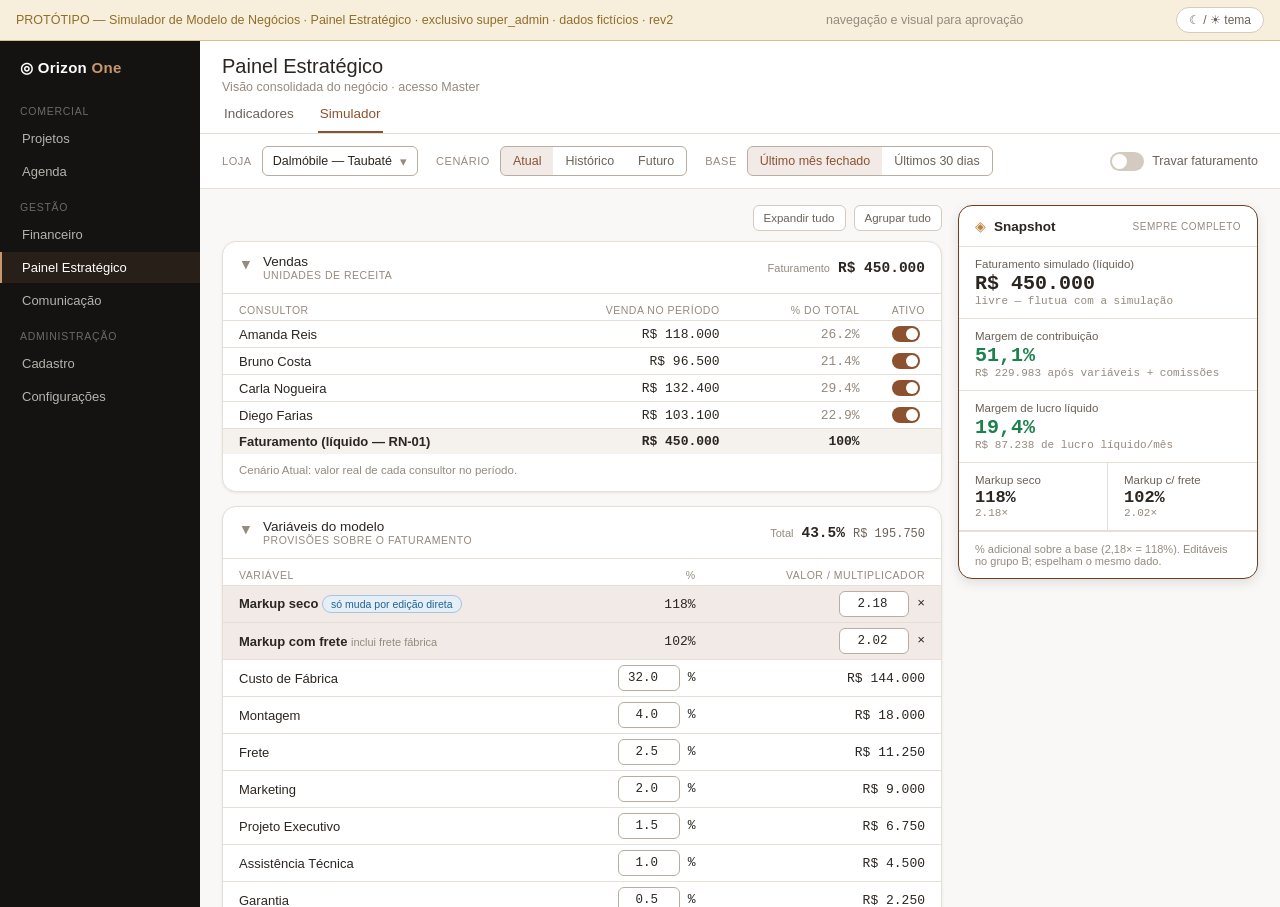
<file: docs/superpowers/specs/financeiro/mockups/2026-08-10-simulador-modelo-negocios-mockup.html>
<!DOCTYPE html>
<html lang="pt-BR" data-theme="light">
<head>
<meta charset="UTF-8">
<meta name="viewport" content="width=device-width, initial-scale=1.0">
<title>Protótipo — Simulador de Modelo de Negócios (Painel Estratégico)</title>
<style>
/* ============ TOKENS (orizon-tokens.css v1.5+ — subset) ============ */
:root, [data-theme="light"]{
  --bg:#FAF8F6; --surface:#FFFFFF; --surface-2:#F5F1EC;
  --border:#E5DFD8; --border-strong:#D3CAC0;
  --field-border:#B8ADA0; --field-border-hover:#948A7F;
  --text:#2B2621; --text-2:#6B6259; --text-3:#948A7F; --text-inverse:#FFFFFF;
  --accent:#8C5230; --accent-hover:#6E3F22; --accent-soft:rgba(140,82,48,.12);
  --accent-on-soft:#8C5230; --accent-vivid:#B8823D; --accent-line:#6E3F22;
  --btn-primary-bg:#5C5650; --btn-primary-text:#FFF; --btn-primary-border:transparent;
  --btn-primary-shadow:0 2px 8px rgba(0,0,0,.12); --btn-primary-bg-hover:#46413C;
  --ok:#1E7F4F; --ok-soft:#E3F3EA; --ok-line:#9CC7AD;
  --warn:#8F6E2A; --warn-soft:#F7EFDC; --warn-line:#D8C08B;
  --err:#9C4147; --err-soft:#F7E9EA; --err-line:#D8A6A9;
  --info:#21618F; --info-soft:#E4EFF7; --info-line:#A9C3D8;
  --shadow:0 1px 3px rgba(0,0,0,.08); --shadow-md:0 4px 12px rgba(0,0,0,.10);
  --sidebar-bg:#141312; --sidebar-text:#B5B2AD; --sidebar-text-active:#FFF;
  --sidebar-item-active:rgba(165,107,69,.14); --sidebar-accent:#C9976D;
  --sidebar-border:rgba(255,255,255,.07);
}
[data-theme="dark"]{
  --bg:#121111; --surface:#1A1918; --surface-2:#211F1D;
  --border:#2B2926; --border-strong:#3B3833;
  --field-border:#4E4842; --field-border-hover:#635B52;
  --text:#EAE8E5; --text-2:#A9A6A2; --text-3:#78746F; --text-inverse:#171514;
  --accent:#A56B45; --accent-hover:#B87E55; --accent-soft:rgba(83,42,20,.22);
  --accent-on-soft:#C9976D; --accent-vivid:#C9976D; --accent-line:#532A14;
  --btn-primary-bg:#1C1613; --btn-primary-text:#E7DCD0; --btn-primary-border:#532A14;
  --btn-primary-shadow:0 6px 16px rgba(0,0,0,.65); --btn-primary-bg-hover:#262019;
  --ok:#86B394; --ok-soft:rgba(134,179,148,.12); --ok-line:#3E5C49;
  --warn:#C2A264; --warn-soft:rgba(194,162,100,.12); --warn-line:#6B5528;
  --err:#C08183; --err-soft:rgba(107,49,56,.20); --err-line:#6B3138;
  --info:#8BA6BD; --info-soft:rgba(139,166,189,.12); --info-line:#3C5468;
  --shadow:0 1px 3px rgba(0,0,0,.35); --shadow-md:0 6px 16px rgba(0,0,0,.45);
  --sidebar-bg:#0D0C0B; --sidebar-text:#A5A29D; --sidebar-text-active:#FFF;
  --sidebar-item-active:rgba(165,107,69,.14); --sidebar-accent:#C9976D;
  --sidebar-border:rgba(255,255,255,.06);
}
:root{
  --font-body:"Inter",-apple-system,"Segoe UI",sans-serif;
  --font-mono:"JetBrains Mono",ui-monospace,monospace;
  --radius-sm:6px; --radius:10px; --radius-lg:14px;
  --control-h-sm:30px; --control-h:38px;
}
*{box-sizing:border-box}
body{margin:0;font-family:var(--font-body);background:var(--bg);color:var(--text);font-size:14px}

.proto-banner{background:var(--warn-soft);border-bottom:1px solid var(--warn-line);color:var(--warn);
  font-size:12.5px;padding:7px 16px;display:flex;justify-content:space-between;gap:14px;align-items:center}
.proto-banner .tag{color:var(--text-3)}
.theme-btn{height:26px;padding:0 12px;border-radius:13px;border:1px solid var(--border-strong);
  background:var(--surface);color:var(--text-2);font-size:12px;cursor:pointer}

.app{display:flex;height:calc(100vh - 34px)}
.sidebar{width:200px;flex-shrink:0;background:var(--sidebar-bg);color:var(--sidebar-text);
  padding:16px 0;display:flex;flex-direction:column;gap:2px;overflow:auto}
.sb-brand{padding:2px 20px 14px;color:#fff;font-weight:600;font-size:15px;letter-spacing:.02em}
.sb-brand span{color:var(--sidebar-accent)}
.sb-group{font-size:10.5px;text-transform:uppercase;letter-spacing:.07em;color:#6d6a65;padding:12px 20px 4px}
.sb-item{padding:8px 20px;font-size:13px;cursor:pointer;border-left:2px solid transparent}
.sb-item.active{color:var(--sidebar-text-active);background:var(--sidebar-item-active);
  border-left-color:var(--sidebar-accent)}
.page{flex:1;min-width:0;display:flex;flex-direction:column;overflow:hidden}

.pagehead{padding:14px 22px 0;background:var(--surface);border-bottom:1px solid var(--border)}
.pagehead h1{margin:0;font-size:20px;font-weight:500}
.pagehead .sub{color:var(--text-3);font-size:12.5px;margin-top:2px}
.tabs{display:flex;gap:22px;margin-top:12px}
.tab{padding:0 2px 10px;font-size:13.5px;color:var(--text-2);cursor:pointer;border-bottom:2px solid transparent}
.tab.active{color:var(--accent);border-bottom-color:var(--accent);font-weight:500}

.ctxbar{display:flex;flex-wrap:wrap;gap:10px;align-items:center;padding:12px 22px;
  background:var(--surface);border-bottom:1px solid var(--border)}
.select,.seg{height:var(--control-h-sm);border-radius:var(--radius-sm);font-size:12.5px}
.select{border:1px solid var(--field-border);background:var(--surface);color:var(--text);
  padding:0 10px;cursor:pointer;position:relative;display:flex;align-items:center;gap:8px}
.select:hover{border-color:var(--field-border-hover)}
.dropdown{position:absolute;top:34px;left:0;min-width:240px;background:var(--surface);
  border:1px solid var(--border-strong);border-radius:var(--radius);box-shadow:var(--shadow-md);
  z-index:40;padding:6px 0;display:none}
.dropdown.open{display:block}
.dd-item{padding:8px 14px;font-size:13px;display:flex;justify-content:space-between;gap:12px;cursor:pointer}
.dd-item:hover{background:var(--surface-2)}
.dd-item .lock{color:var(--text-3);font-size:11.5px}
.seg{display:flex;border:1px solid var(--field-border);overflow:hidden}
.seg button{border:0;background:transparent;color:var(--text-2);font-size:12.5px;padding:0 12px;cursor:pointer;height:100%}
.seg button.on{background:var(--accent-soft);color:var(--accent-on-soft);font-weight:500}
.ctx-label{font-size:11px;text-transform:uppercase;letter-spacing:.05em;color:var(--text-3)}
.spacer{flex:1}
.lockrow{display:flex;align-items:center;gap:8px;font-size:12.5px;color:var(--text-2)}
.switch{width:34px;height:19px;border-radius:10px;background:var(--border-strong);position:relative;cursor:pointer;flex-shrink:0;transition:background .15s}
.switch::after{content:"";position:absolute;top:2px;left:2px;width:15px;height:15px;border-radius:50%;background:#fff;transition:left .15s}
.switch.on{background:var(--accent)}
.switch.on::after{left:17px}
.switch.sm{width:28px;height:16px}
.switch.sm::after{width:12px;height:12px}
.switch.sm.on::after{left:14px}

/* ============ corpo: grade densa (desktop) + snapshot ============ */
.body{flex:1;overflow:auto;padding:16px 22px;display:grid;grid-template-columns:minmax(0,1fr) 300px;gap:16px;align-items:start}
.groups{display:grid;grid-template-columns:1fr 1fr;gap:14px;align-items:start;min-width:0}
.toolrow{grid-column:1/-1;display:flex;justify-content:flex-end;gap:8px;margin-bottom:-4px}
.span2{grid-column:1/-1}
.mini-btn{height:26px;padding:0 10px;font-size:11.5px;border-radius:var(--radius-sm);
  border:1px solid var(--border-strong);background:var(--surface);color:var(--text-2);cursor:pointer}
.mini-btn:hover{color:var(--accent)}

.group{background:var(--surface);border:1px solid var(--border);border-radius:var(--radius-lg);box-shadow:var(--shadow);min-width:0}
.g-head{display:flex;align-items:center;gap:10px;padding:12px 16px;cursor:pointer;user-select:none}
.g-head .chev{color:var(--text-3);font-size:11px;width:14px;transition:transform .15s}
.group.open .chev{transform:rotate(90deg)}
.g-title{font-size:13.5px;font-weight:500}
.g-tag{font-size:10.5px;color:var(--text-3);text-transform:uppercase;letter-spacing:.05em}
.g-main{margin-left:auto;display:flex;align-items:baseline;gap:8px;flex-wrap:wrap;justify-content:flex-end}
.g-main .lbl{font-size:11px;color:var(--text-3)}
.g-main .val{font-family:var(--font-mono);font-size:14.5px;font-weight:600}
.g-main .pct{font-family:var(--font-mono);font-size:12px;color:var(--text-2)}
.g-body{display:none;border-top:1px solid var(--border);padding:2px 0 10px}
.group.open .g-body{display:block}

table.t{width:100%;border-collapse:collapse}
.t th{font-size:10.5px;text-transform:uppercase;letter-spacing:.05em;color:var(--text-3);
  font-weight:500;text-align:left;padding:8px 16px 4px}
.t td{padding:5px 16px;font-size:13px;border-top:1px solid var(--border)}
.t tr:first-child td{border-top:0}
.t .num{font-family:var(--font-mono);text-align:right;white-space:nowrap}
.t .muted{color:var(--text-3)}
.t tr.off td{opacity:.42;text-decoration:line-through}
.t tr.off td:last-child{text-decoration:none}
.t tr.hl td{background:var(--accent-soft)}
input.ed{height:26px;border:1px solid var(--field-border);border-radius:var(--radius-sm);
  background:var(--surface);color:var(--text);font-family:var(--font-mono);font-size:12.5px;text-align:right;padding:0 6px}
input.ed:hover{border-color:var(--field-border-hover)}
.w-pct{width:62px}.w-mult{width:70px}.w-sal{width:88px}
.subhead td{font-size:11px !important;text-transform:uppercase;letter-spacing:.05em;color:var(--accent-on-soft) !important;
  background:var(--surface-2);padding:5px 16px !important}
.totrow td{font-weight:600;background:var(--surface-2)}
.note{font-size:11.5px;color:var(--text-3);padding:8px 16px 2px;line-height:1.5}
.badge{display:inline-flex;align-items:center;gap:5px;font-size:10.5px;font-weight:500;
  border-radius:10px;padding:2px 8px;background:var(--info-soft);color:var(--info);border:1px solid var(--info-line)}
.badge.warn{background:var(--warn-soft);color:var(--warn);border-color:var(--warn-line)}
.badge.acc{background:var(--accent-soft);color:var(--accent-on-soft);border-color:var(--accent-line)}

/* ---- folha: cards de funcionário lado a lado ---- */
.empgrid{display:grid;grid-template-columns:repeat(auto-fill,minmax(285px,1fr));gap:10px;padding:10px 16px 4px}
.emp{border:1px solid var(--border);border-radius:var(--radius);padding:10px 12px;background:var(--surface)}
.emp.off{opacity:.45}
.emp-h{display:flex;align-items:center;gap:8px}
.emp-h .nm{font-size:13px;font-weight:600}
.emp-h .cg{font-size:11px;color:var(--text-3)}
.emp-h .sw{margin-left:auto}
.comps{display:flex;gap:8px;margin-top:9px}
.comp{flex:1;background:var(--surface-2);border-radius:var(--radius-sm);padding:6px 8px;min-width:0}
.comp .c-l{font-size:10px;text-transform:uppercase;letter-spacing:.04em;color:var(--text-3)}
.comp .c-v{font-family:var(--font-mono);font-size:12.5px;font-weight:600;margin-top:2px;white-space:nowrap}
.comp .c-s{font-size:10.5px;color:var(--text-3);margin-top:2px;line-height:1.35}
.comp.none .c-v{color:var(--text-3);font-weight:400;font-size:11.5px;white-space:normal}

/* snapshot */
.snap{position:sticky;top:0;background:var(--surface);border:1px solid var(--accent-line);
  border-radius:var(--radius-lg);box-shadow:var(--shadow-md);overflow:hidden}
.snap-h{padding:12px 16px;border-bottom:1px solid var(--border);display:flex;align-items:center;gap:8px}
.snap-h .t1{font-size:13.5px;font-weight:600}
.snap-h .always{margin-left:auto;font-size:10px;color:var(--text-3);text-transform:uppercase;letter-spacing:.05em}
.kpi{padding:11px 16px;border-bottom:1px solid var(--border)}
.kpi:last-child{border-bottom:0}
.kpi .k-lbl{font-size:11.5px;color:var(--text-2)}
.kpi .k-val{font-family:var(--font-mono);font-size:20px;font-weight:600;margin-top:2px}
.kpi .k-sub{font-size:11px;color:var(--text-3);font-family:var(--font-mono)}
.kpi.pos .k-val{color:var(--ok)} .kpi.neg .k-val{color:var(--err)}
.kpi.half{display:inline-block;width:50%;vertical-align:top;border-bottom:1px solid var(--border)}
.kpi.half .k-val{font-size:17px}

/* modal */
.overlay{display:none;position:fixed;inset:0;background:rgba(0,0,0,.45);z-index:60;align-items:center;justify-content:center}
.overlay.open{display:flex}
.modal{width:420px;background:var(--surface);border:1px solid var(--border-strong);border-radius:var(--radius-lg);
  box-shadow:var(--shadow-md);padding:20px 22px}
.modal h3{margin:0 0 4px;font-size:16px;font-weight:600}
.modal .m-sub{font-size:12.5px;color:var(--text-2);line-height:1.5;margin-bottom:14px}
.modal label{display:block;font-size:11px;color:var(--text-3);margin:10px 0 4px;text-transform:uppercase;letter-spacing:.04em}
.modal input{width:100%;height:var(--control-h);border:1px solid var(--field-border);border-radius:var(--radius-sm);
  background:var(--surface);color:var(--text);padding:0 10px;font-size:13px}
.m-audit{margin-top:12px;font-size:11.5px;color:var(--text-3);background:var(--surface-2);
  border:1px solid var(--border);border-radius:var(--radius-sm);padding:8px 10px;line-height:1.5}
.m-actions{display:flex;justify-content:flex-end;gap:8px;margin-top:16px}
.btn{height:var(--control-h);padding:0 16px;border-radius:var(--radius);font-size:13px;font-weight:500;cursor:pointer}
.btn.sec{background:var(--surface-2);border:1px solid var(--border);color:var(--text-2)}
.btn.pri{background:var(--btn-primary-bg);color:var(--btn-primary-text);border:1px solid var(--btn-primary-border);box-shadow:var(--btn-primary-shadow)}

/* responsivo: celular empilha tudo (formato aprovado) */
@media (max-width:1280px){.groups{grid-template-columns:1fr}}
@media (max-width:980px){.body{grid-template-columns:1fr}.snap{position:static}.comps{flex-direction:column}}
</style>
</head>
<body>
<div class="proto-banner">
  <div>PROTÓTIPO — Simulador de Modelo de Negócios · Painel Estratégico · exclusivo super_admin · dados fictícios · rev2</div>
  <span class="tag">navegação e visual para aprovação</span>
  <button class="theme-btn" onclick="toggleTheme()">☾ / ☀ tema</button>
</div>

<div class="app">
  <div class="sidebar">
    <div class="sb-brand">◎ Orizon <span>One</span></div>
    <div class="sb-group">Comercial</div>
    <div class="sb-item">Projetos</div>
    <div class="sb-item">Agenda</div>
    <div class="sb-group">Gestão</div>
    <div class="sb-item">Financeiro</div>
    <div class="sb-item active">Painel Estratégico</div>
    <div class="sb-item">Comunicação</div>
    <div class="sb-group">Administração</div>
    <div class="sb-item">Cadastro</div>
    <div class="sb-item">Configurações</div>
  </div>

  <div class="page">
    <div class="pagehead">
      <h1>Painel Estratégico</h1>
      <div class="sub">Visão consolidada do negócio · acesso Master</div>
      <div class="tabs">
        <div class="tab">Indicadores</div>
        <div class="tab active">Simulador</div>
      </div>
    </div>

    <div class="ctxbar">
      <span class="ctx-label">Loja</span>
      <div class="select" onclick="event.stopPropagation();document.getElementById('dd-loja').classList.toggle('open')">
        <span id="loja-atual">Dalmóbile — Taubaté</span> <span style="color:var(--text-3)">▾</span>
        <div class="dropdown" id="dd-loja">
          <div class="dd-item" onclick="setLoja('Dalmóbile — Taubaté')">Dalmóbile — Taubaté <span class="lock" style="color:var(--ok)">✓ acesso</span></div>
          <div class="dd-item" onclick="setLoja('Dalmóbile — Salinas')">Dalmóbile — Salinas <span class="lock" style="color:var(--ok)">✓ acesso</span></div>
          <div class="dd-item" onclick="abrirModal()">Dalmóbile — Fortaleza <span class="lock">🔒 solicitar acesso</span></div>
          <div class="dd-item" onclick="abrirModal()">Rede Inspirium — Matriz <span class="lock">🔒 solicitar acesso</span></div>
        </div>
      </div>

      <span class="ctx-label" style="margin-left:8px">Cenário</span>
      <div class="seg" id="seg-cenario">
        <button class="on" onclick="setCenario('atual',this)">Atual</button>
        <button onclick="setCenario('historico',this)">Histórico</button>
        <button onclick="setCenario('futuro',this)">Futuro</button>
      </div>

      <span class="ctx-label" style="margin-left:8px" id="lbl-janela">Base</span>
      <div class="seg" id="seg-janela"></div>

      <div class="spacer"></div>
      <div class="lockrow" title="Travado: mudanças redistribuem entre as variáveis mantendo o faturamento">
        <div class="switch" id="sw-trava" onclick="toggleTrava()"></div>
        <span>Travar faturamento</span>
      </div>
    </div>

    <div class="body" onclick="document.getElementById('dd-loja').classList.remove('open')">
      <div class="groups">
        <div class="toolrow">
          <button class="mini-btn" onclick="allGroups(true)">Expandir tudo</button>
          <button class="mini-btn" onclick="allGroups(false)">Agrupar tudo</button>
        </div>

        <!-- A. VENDAS -->
        <div class="group open" id="g-vendas">
          <div class="g-head" onclick="toggleGroup('g-vendas')">
            <span class="chev">▶</span>
            <div><div class="g-title">Vendas</div><div class="g-tag">unidades de receita</div></div>
            <div class="g-main"><span class="lbl">Faturamento</span><span class="val" id="m-fat">—</span></div>
          </div>
          <div class="g-body">
            <table class="t" id="tbl-vendas">
              <tr><th>Consultor</th><th style="text-align:right">Venda no período</th><th style="text-align:right">% do total</th><th style="width:60px;text-align:center">Ativo</th></tr>
            </table>
            <div class="note" id="nota-vendas"></div>
          </div>
        </div>

        <!-- B. VARIÁVEIS DO MODELO -->
        <div class="group open" id="g-var">
          <div class="g-head" onclick="toggleGroup('g-var')">
            <span class="chev">▶</span>
            <div><div class="g-title">Variáveis do modelo</div><div class="g-tag">provisões sobre o faturamento</div></div>
            <div class="g-main"><span class="lbl">Total</span><span class="val" id="m-var">—</span><span class="pct" id="m-var-v"></span></div>
          </div>
          <div class="g-body">
            <table class="t" id="tbl-var"></table>
            <div class="note">Todas as provisões do sistema, mesmo as zeradas — percentuais <b>editáveis</b>. Comissões de pessoal ficam na Folha. Markups iniciam pela média do período e <b>só mudam por edição direta</b>.</div>
          </div>
        </div>

        <!-- C. FOLHA -->
        <div class="group open span2" id="g-folha">
          <div class="g-head" onclick="toggleGroup('g-folha')">
            <span class="chev">▶</span>
            <div><div class="g-title">Folha de pagamento</div><div class="g-tag">todos os colaboradores — fixo + variável</div></div>
            <div class="g-main">
              <span class="lbl">Fixo</span><span class="val" id="m-folha-f">—</span>
              <span class="lbl">Variável</span><span class="val" id="m-folha-v">—</span>
              <span class="lbl">Total</span><span class="val" id="m-folha">—</span><span class="pct" id="m-folha-p"></span>
            </div>
          </div>
          <div class="g-body">
            <div class="empgrid" id="empgrid"></div>
            <table class="t" id="tbl-folha-tot"></table>
            <div class="note">Salários <b>editáveis</b> (reestruturação). Comissão calculada pela <b>faixa de meta</b> e valor vendido, conforme configuração da loja. Comissão fixa (quando existir) compõe a parte fixa do salário — sem encargos. Desligar um consultor recalcula o faturamento; travado, redistribui proporcionalmente.</div>
          </div>
        </div>

        <!-- D. CUSTOS FIXOS -->
        <div class="group open" id="g-fixos">
          <div class="g-head" onclick="toggleGroup('g-fixos')">
            <span class="chev">▶</span>
            <div><div class="g-title">Custos fixos</div><div class="g-tag">todas as contas configuradas</div></div>
            <div class="g-main"><span class="lbl">Total</span><span class="val" id="m-fixos">—</span><span class="pct" id="m-fixos-p"></span></div>
          </div>
          <div class="g-body">
            <table class="t" id="tbl-fixos"></table>
            <table class="t" id="tbl-amort"></table>
            <div class="note">Contempla todas as contas de despesa configuradas na loja, inclusive sem lançamento no período.</div>
          </div>
        </div>

        <!-- E. JUROS / IMPOSTOS / DÍVIDA -->
        <div class="group open" id="g-jid">
          <div class="g-head" onclick="toggleGroup('g-jid')">
            <span class="chev">▶</span>
            <div><div class="g-title">Juros, Impostos e Dívida</div><div class="g-tag">encargos do contexto</div></div>
            <div class="g-main"><span class="lbl">Total mensal</span><span class="val" id="m-jid">—</span><span class="pct" id="m-jid-p"></span></div>
          </div>
          <div class="g-body">
            <table class="t" id="tbl-jid"></table>
            <div class="note">Impostos calculados pelos parâmetros fiscais para o contexto de faturamento simulado. Dívida nominal é saldo — não entra no resultado mensal.</div>
          </div>
        </div>
      </div>

      <!-- F. SNAPSHOT -->
      <div class="snap">
        <div class="snap-h"><span style="color:var(--accent-vivid)">◈</span><span class="t1">Snapshot</span><span class="always">sempre completo</span></div>
        <div class="kpi"><div class="k-lbl">Faturamento simulado (líquido)</div><div class="k-val" id="s-fat">—</div><div class="k-sub" id="s-fat-sub"></div></div>
        <div class="kpi" id="k-mc"><div class="k-lbl">Margem de contribuição</div><div class="k-val" id="s-mc">—</div><div class="k-sub" id="s-mc-sub"></div></div>
        <div class="kpi" id="k-ml"><div class="k-lbl">Margem de lucro líquido</div><div class="k-val" id="s-ml">—</div><div class="k-sub" id="s-ml-sub"></div></div>
        <div style="font-size:0">
          <div class="kpi half" style="border-right:1px solid var(--border)"><div class="k-lbl">Markup seco</div><div class="k-val" id="s-mks">—</div><div class="k-sub" id="s-mks-sub"></div></div><div class="kpi half"><div class="k-lbl">Markup c/ frete</div><div class="k-val" id="s-mkf">—</div><div class="k-sub" id="s-mkf-sub"></div></div>
        </div>
        <div class="kpi" style="border-top:1px solid var(--border)"><div class="k-sub" style="font-family:var(--font-body)">% adicional sobre a base (2,18× = 118%). Editáveis no grupo B; espelham o mesmo dado.</div></div>
      </div>
    </div>
  </div>
</div>

<!-- modal de autorização -->
<div class="overlay" id="modal" onclick="if(event.target===this)fecharModal()">
  <div class="modal">
    <h3>Solicitar acesso — Dalmóbile Fortaleza</h3>
    <div class="m-sub">O Master da loja precisa autorizar seu acesso de simulação (somente leitura). A concessão exige autenticação segura e tem validade jurídica.</div>
    <label>Usuário Master da loja</label><input placeholder="usuario@dalmobile.com.br">
    <label>Senha / segundo fator</label><input type="password" placeholder="••••••••">
    <div class="m-audit">⚖ Registro em <b>log de auditoria separado</b>: concedente, beneficiário, escopo (simulação · somente leitura), data/hora e IP. Revogável a qualquer momento.</div>
    <div class="m-actions">
      <button class="btn sec" onclick="fecharModal()">Cancelar</button>
      <button class="btn pri" onclick="fecharModal()">Enviar pedido de autorização</button>
    </div>
  </div>
</div>

<script>
/* ================= DADOS FICTÍCIOS (parâmetros configurados na loja) ================= */
const VEND = [
  {nome:"Amanda Reis",   atual:118000, meta:110000, on:true},
  {nome:"Bruno Costa",   atual: 96500, meta:110000, on:true},
  {nome:"Carla Nogueira",atual:132400, meta:120000, on:true},
  {nome:"Diego Farias",  atual:103100, meta:100000, on:true},
];
const MEDIA  = {mes:112500, d30:109300, tri:108000, sem:104500, ano:101200};
const MKSECO = {mes:2.18, d30:2.16, tri:2.12, sem:2.08, ano:2.05};
const MKFRETE= {mes:2.02, d30:2.00, tri:1.97, sem:1.94, ano:1.91};   // inclui frete fábrica na base
let PROV = [
  {n:"Custo de Fábrica",p:32.0},{n:"Montagem",p:4.0},{n:"Frete",p:2.5},{n:"Marketing",p:2.0},
  {n:"Projeto Executivo",p:1.5},{n:"Assistência Técnica",p:1.0},{n:"Garantia",p:0.5},
  {n:"Brinde / Viagem",p:0.0},{n:"Royalties",p:0.0},{n:"Fundo de Propaganda",p:0.0},
];
/* faixas de comissão (config da loja): atingimento da meta → % */
const FX_CONS = [[0.8,0.025,"até 80% da meta"],[1.0,0.030,"80–100% da meta"],[1.2,0.035,"100–120% da meta"],[1e9,0.040,"acima de 120%"]];
const FX_GER  = [[0.8,0.005,"até 80% da meta da loja"],[1.0,0.008,"80–100% da meta da loja"],[1e9,0.010,"acima de 100%"]];
const EMP = [
  {nome:"Rogério Dal Molin",cargo:"Diretor · sócio",fixo:15000,prolabore:true, com:"none", on:true},
  {nome:"Patrícia Dal Molin",cargo:"Sócia",         fixo: 8000,prolabore:true, com:"none", on:true},
  {nome:"Marina Souza",  cargo:"Gerente",           fixo: 9500, com:"faixa_loja", on:true},
  {nome:"Amanda Reis",   cargo:"Consultora",        fixo: 2200, com:"faixa_vend", vend:0},
  {nome:"Bruno Costa",   cargo:"Consultor",         fixo: 2200, comFixa:800, com:"faixa_vend", vend:1},
  {nome:"Carla Nogueira",cargo:"Consultora",        fixo: 2200, com:"faixa_vend", vend:2},
  {nome:"Diego Farias",  cargo:"Consultor",         fixo: 2200, com:"faixa_vend", vend:3},
  {nome:"Felipe Ramos",  cargo:"Projetista",        fixo: 4800, com:"pct_fat", pct:0.01, on:true},
  {nome:"Sandra Lima",   cargo:"Administrativo-financeiro", fixo:3600, com:"none", on:true},
];
const ENCARGOS = 0.35;
const FIXOS = [["Aluguel + condomínio",18500],["Energia elétrica",3200],["Contabilidade",2200],
  ["Limpeza e manutenção",1800],["Software / licenças",1450],["Internet / telefonia",900],
  ["Segurança / monitoramento",750],["Água e esgoto",0],["Seguros patrimoniais",0],
  ["Viagens e treinamentos",0],["Publicações e taxas",0]];
const AMORT = [["Reforma do showroom",120000,24],["Mostruário novo",84000,12]];
const JUROS = 3850, DIVIDA = 240000, CARGA_FISCAL = 0.085;

/* ================= ESTADO ================= */
let cenario="atual", janela="mes", trava=false;
let mkSeco=MKSECO.mes, mkFrete=MKFRETE.mes, mkEditado=false;

const JANELAS = {
  atual:    [["mes","Último mês fechado"],["d30","Últimos 30 dias"]],
  historico:[["tri","Trimestral"],["sem","Semestral"],["ano","Anual"]],
  futuro:   [["mes","Atual"],["tri","Trimestral"],["sem","Semestral"],["ano","Anual"]],
};
const fmt = v => "R$ " + Math.round(v).toLocaleString("pt-BR");
const pct = v => (v*100).toLocaleString("pt-BR",{minimumFractionDigits:1,maximumFractionDigits:1}) + "%";
const mkPct = m => Math.round((m-1)*100) + "%";   /* RN-02: % ADICIONAL — 2,18× = 118% */
const faixa = (fx,at) => fx.find(([lim])=>at<lim);

function vendasBase(){
  const ativos = VEND.filter(v=>v.on);
  let mapa = new Map();
  if(cenario==="atual"){
    const f = janela==="d30" ? 0.97 : 1;
    VEND.forEach(v=>mapa.set(v.nome, v.atual*f));
  } else {
    VEND.forEach(v=>mapa.set(v.nome, MEDIA[janela]));
  }
  const totalPleno = [...mapa.values()].reduce((a,b)=>a+b,0);
  let linhas=[], fat=0;
  if(trava && ativos.length){
    const somaAtivos = ativos.reduce((a,v)=>a+mapa.get(v.nome),0);
    VEND.forEach(v=>{
      const val = v.on ? mapa.get(v.nome)*(totalPleno/somaAtivos) : 0;
      linhas.push({...v, valor:val, redis: v.on && somaAtivos<totalPleno});
      fat += val;
    });
  } else {
    VEND.forEach(v=>{
      const val = v.on ? mapa.get(v.nome) : 0;
      linhas.push({...v, valor:val, redis:false});
      fat += val;
    });
  }
  return {linhas, fat};
}

function comissaoDe(e, linhas, fat){
  if(e.com==="none")    return {val:0, sub:"sem comissionamento", none:true};
  if(e.com==="pct_fat") return {val:fat*e.pct, sub:(e.pct*100).toLocaleString("pt-BR")+"% do faturamento"};
  if(e.com==="faixa_loja"){
    const metaLoja = VEND.reduce((a,v)=>a+v.meta,0);
    const at = metaLoja? fat/metaLoja : 0;
    const [,p,rot] = faixa(FX_GER,at);
    return {val:fat*p, sub:(p*100).toLocaleString("pt-BR")+"% do fat. · "+rot+" ("+Math.round(at*100)+"%)"};
  }
  const v = linhas[e.vend];
  if(!v.on) return {val:0, sub:"—", none:true};
  const at = v.meta? v.valor/v.meta : 0;
  const [,p,rot] = faixa(FX_CONS,at);
  return {val:v.valor*p, sub:(p*100).toLocaleString("pt-BR",{maximumFractionDigits:1})+"% · "+rot+" ("+Math.round(at*100)+"% da meta)"};
}
const empAtivo = e => e.com==="faixa_vend" ? VEND[e.vend].on : e.on;

function recalc(){
  const {linhas, fat} = vendasBase();

  /* A. Vendas */
  const tv = document.getElementById("tbl-vendas");
  tv.querySelectorAll("tr:not(:first-child)").forEach(r=>r.remove());
  linhas.forEach((v,i)=>{
    const tr=document.createElement("tr");
    if(!v.on) tr.className="off";
    tr.innerHTML = `<td>${v.nome}${v.redis?' <span class="badge warn">+ redistribuído</span>':''}</td>
      <td class="num">${fmt(v.valor)}</td>
      <td class="num muted">${fat? (v.valor/fat*100).toFixed(1):"0"}%</td>
      <td style="text-align:center"><div class="switch sm ${v.on?'on':''}" onclick="toggleVend(${i})"></div></td>`;
    tv.appendChild(tr);
  });
  const trT=document.createElement("tr"); trT.className="totrow";
  trT.innerHTML = `<td>Faturamento (líquido — RN-01)</td><td class="num">${fmt(fat)}</td><td class="num">100%</td><td></td>`;
  tv.appendChild(trT);
  document.getElementById("nota-vendas").innerHTML = cenario==="atual"
    ? "Cenário Atual: valor real de cada consultor no período."
    : "Cenário " + (cenario==="historico"?"Histórico":"Futuro") + ": cada posto inicia igual, pela média histórica da janela — meses sem dados são descartados da média.";
  document.getElementById("m-fat").textContent = fmt(fat);

  /* B. Variáveis (percentuais editáveis + markups no topo) */
  if(!mkEditado){ mkSeco = MKSECO[janela] ?? MKSECO.mes; mkFrete = MKFRETE[janela] ?? MKFRETE.mes; }
  let provTot = PROV.reduce((a,x)=>a+x.p,0);
  document.getElementById("tbl-var").innerHTML =
    `<tr><th>Variável</th><th style="text-align:right">%</th><th style="text-align:right">Valor / multiplicador</th></tr>
     <tr class="hl"><td><b>Markup seco</b> <span class="badge">só muda por edição direta</span></td>
       <td class="num">${mkPct(mkSeco)}</td>
       <td class="num"><input class="ed w-mult" type="number" step="0.01" value="${mkSeco.toFixed(2)}" onchange="setMk('seco',this.value)"> ×</td></tr>
     <tr class="hl"><td><b>Markup com frete</b> <span class="muted" style="font-size:11px">inclui frete fábrica</span></td>
       <td class="num">${mkPct(mkFrete)}</td>
       <td class="num"><input class="ed w-mult" type="number" step="0.01" value="${mkFrete.toFixed(2)}" onchange="setMk('frete',this.value)"> ×</td></tr>` +
    PROV.map((x,i)=>`<tr><td class="${x.p?'':'muted'}">${x.n}</td>
       <td class="num"><input class="ed w-pct" type="number" step="0.1" value="${x.p.toFixed(1)}" onchange="setProv(${i},this.value)"> %</td>
       <td class="num ${x.p?'':'muted'}">${fmt(fat*x.p/100)}</td></tr>`).join("");
  document.getElementById("m-var").textContent = provTot.toFixed(1)+"%";
  document.getElementById("m-var-v").textContent = fmt(fat*provTot/100);

  /* C. Folha — cards lado a lado */
  let salFixo=0, encTot=0, comTot=0;
  const grid=document.getElementById("empgrid"); grid.innerHTML="";
  EMP.forEach((e,i)=>{
    const on = empAtivo(e);
    const base = e.fixo, cf = e.comFixa||0;
    const enc = (e.prolabore||!on) ? 0 : base*ENCARGOS;
    const com = on ? comissaoDe(e, linhas, fat) : {val:0,sub:"—",none:true};
    if(on){ salFixo += base+cf; encTot += enc; comTot += com.val; }
    const card=document.createElement("div"); card.className="emp"+(on?"":" off");
    card.innerHTML = `
      <div class="emp-h"><div><div class="nm">${e.nome}</div><div class="cg">${e.cargo}</div></div>
        <div class="sw"><div class="switch sm ${on?'on':''}" onclick="toggleEmp(${i})"></div></div></div>
      <div class="comps">
        <div class="comp"><div class="c-l">Fixo</div>
          <div class="c-v"><input class="ed w-sal" type="number" step="100" value="${base}" onchange="setSal(${i},this.value)" ${on?'':'disabled'}></div>
          <div class="c-s">${e.prolabore ? "pró-labore" : cf ? '<span class="badge acc">Existe comissionamento fixo</span> R$ '+cf.toLocaleString("pt-BR")+' no fixo, sem encargos' : "salário CLT"}</div></div>
        <div class="comp"><div class="c-l">Encargos</div><div class="c-v">${e.prolabore?"—":fmt(enc)}</div>
          <div class="c-s">${e.prolabore?"não incidem":"35% s/ salário"}</div></div>
        <div class="comp ${com.none?'none':''}"><div class="c-l">Comissão</div>
          <div class="c-v">${com.none? (on?"sem comissionamento":"—") : fmt(com.val)}</div>
          ${com.none?"":`<div class="c-s">${com.sub}</div>`}</div>
      </div>`;
    grid.appendChild(card);
  });
  const folhaFixa = salFixo+encTot, folha = folhaFixa+comTot;
  document.getElementById("tbl-folha-tot").innerHTML =
    `<tr class="totrow"><td>Total — Fixo (salários + com. fixa + encargos)</td><td class="num">${fmt(folhaFixa)}</td><td class="num" style="width:90px">${pct(folhaFixa/fat||0)}</td></tr>
     <tr class="totrow"><td>Total — Variável (comissionamentos)</td><td class="num">${fmt(comTot)}</td><td class="num">${pct(comTot/fat||0)}</td></tr>
     <tr class="totrow"><td><b>Total da folha</b></td><td class="num"><b>${fmt(folha)}</b></td><td class="num"><b>${pct(folha/fat||0)}</b></td></tr>`;
  document.getElementById("m-folha-f").textContent = fmt(folhaFixa);
  document.getElementById("m-folha-v").textContent = fmt(comTot);
  document.getElementById("m-folha").textContent = fmt(folha);
  document.getElementById("m-folha-p").textContent = pct(folha/fat||0);

  /* D. Custos fixos */
  const fixosTot = FIXOS.reduce((a,[,v])=>a+v,0);
  const amortMes = AMORT.reduce((a,[,v,p])=>a+v/p,0);
  document.getElementById("tbl-fixos").innerHTML =
    `<tr><th>Despesa recorrente</th><th style="text-align:right">Valor mensal</th><th style="text-align:right">% fat.</th></tr>` +
    FIXOS.map(([n,v])=>`<tr><td class="${v?'':'muted'}">${n}</td><td class="num ${v?'':'muted'}">${fmt(v)}</td><td class="num muted">${pct(v/fat||0)}</td></tr>`).join("") +
    `<tr class="totrow"><td>Subtotal recorrentes</td><td class="num">${fmt(fixosTot)}</td><td class="num">${pct(fixosTot/fat||0)}</td></tr>`;
  document.getElementById("tbl-amort").innerHTML =
    `<tr class="subhead"><td colspan="3">Amortizações</td></tr>
     <tr><th>Item</th><th style="text-align:right">Valor</th><th style="text-align:right">Prazo</th></tr>` +
    AMORT.map(([n,v,p])=>`<tr><td>${n}</td><td class="num">${fmt(v)}</td><td class="num">${p} meses</td></tr>`).join("") +
    `<tr class="totrow"><td>Impacto médio mensal (ponderado pelos prazos)</td><td class="num">${fmt(amortMes)}</td><td class="num">${pct(amortMes/fat||0)}</td></tr>`;
  const fixosGeral = fixosTot+amortMes;
  document.getElementById("m-fixos").textContent = fmt(fixosGeral);
  document.getElementById("m-fixos-p").textContent = pct(fixosGeral/fat||0);

  /* E. Juros/Impostos/Dívida */
  const impostos = fat*CARGA_FISCAL;
  document.getElementById("tbl-jid").innerHTML =
    `<tr><th>Item</th><th style="text-align:right">Valor</th><th style="text-align:right">% fat.</th></tr>
     <tr><td>Juros</td><td class="num">${fmt(JUROS)}</td><td class="num muted">${pct(JUROS/fat||0)}</td></tr>
     <tr><td>Impostos (carga fiscal 8,5% — parâmetros fiscais)</td><td class="num">${fmt(impostos)}</td><td class="num muted">${pct(impostos/fat||0)}</td></tr>
     <tr><td>Dívida nominal <span class="badge">saldo — não entra no mês</span></td><td class="num">${fmt(DIVIDA)}</td><td class="num muted">—</td></tr>`;
  document.getElementById("m-jid").textContent = fmt(JUROS+impostos);
  document.getElementById("m-jid-p").textContent = pct((JUROS+impostos)/fat||0);

  /* F. Snapshot */
  const varTotal = fat*provTot/100;
  const mc = fat - varTotal - comTot;
  const lucro = mc - folhaFixa - fixosGeral - JUROS - impostos;
  document.getElementById("s-fat").textContent = fmt(fat);
  document.getElementById("s-fat-sub").textContent = trava ? "travado — mudanças redistribuem" : "livre — flutua com a simulação";
  document.getElementById("s-mc").textContent = fat? pct(mc/fat) : "—";
  document.getElementById("s-mc-sub").textContent = fmt(mc) + " após variáveis + comissões";
  document.getElementById("s-ml").textContent = fat? pct(lucro/fat) : "—";
  document.getElementById("s-ml-sub").textContent = fmt(lucro) + " de lucro líquido/mês";
  document.getElementById("s-mks").textContent = mkPct(mkSeco);
  document.getElementById("s-mks-sub").textContent = mkSeco.toFixed(2)+"×";
  document.getElementById("s-mkf").textContent = mkPct(mkFrete);
  document.getElementById("s-mkf-sub").textContent = mkFrete.toFixed(2)+"×";
  document.getElementById("k-mc").className = "kpi " + (mc>=0?"pos":"neg");
  document.getElementById("k-ml").className = "kpi " + (lucro>=0?"pos":"neg");
}

/* ================= INTERAÇÕES ================= */
function renderJanela(){
  const seg=document.getElementById("seg-janela"); seg.innerHTML="";
  JANELAS[cenario].forEach(([k,rot])=>{
    const b=document.createElement("button");
    b.textContent=rot; if(k===janela) b.className="on";
    b.onclick=()=>{janela=k; mkEditado=false; renderJanela(); recalc();};
    seg.appendChild(b);
  });
  document.getElementById("lbl-janela").textContent = cenario==="atual" ? "Base" : "Janela";
}
function setCenario(c,btn){
  cenario=c; janela = JANELAS[c][0][0]; mkEditado=false;
  document.querySelectorAll("#seg-cenario button").forEach(b=>b.className="");
  btn.className="on"; renderJanela(); recalc();
}
function toggleVend(i){ VEND[i].on=!VEND[i].on; recalc(); }
function toggleEmp(i){
  const e=EMP[i];
  if(e.com==="faixa_vend"){ toggleVend(e.vend); return; }
  e.on=!e.on; recalc();
}
function setSal(i,v){ EMP[i].fixo=parseFloat(v)||0; recalc(); }
function setProv(i,v){ PROV[i].p=Math.max(0,parseFloat(v)||0); recalc(); }
function setMk(qual,v){
  const x=parseFloat(v); if(!x) return;
  if(qual==="seco") mkSeco=x; else mkFrete=x;
  mkEditado=true; recalc();
}
function toggleTrava(){ trava=!trava; document.getElementById("sw-trava").classList.toggle("on",trava); recalc(); }
function toggleGroup(id){ document.getElementById(id).classList.toggle("open"); }
function allGroups(open){ ["g-vendas","g-var","g-folha","g-fixos","g-jid"].forEach(id=>document.getElementById(id).classList.toggle("open",open)); }
function toggleTheme(){ const h=document.documentElement; h.dataset.theme = h.dataset.theme==="light"?"dark":"light"; }
function setLoja(n){ document.getElementById("loja-atual").textContent=n; }
function abrirModal(){ document.getElementById("modal").classList.add("open"); }
function fecharModal(){ document.getElementById("modal").classList.remove("open"); }

renderJanela(); recalc();
</script>
</body>
</html>
</file>
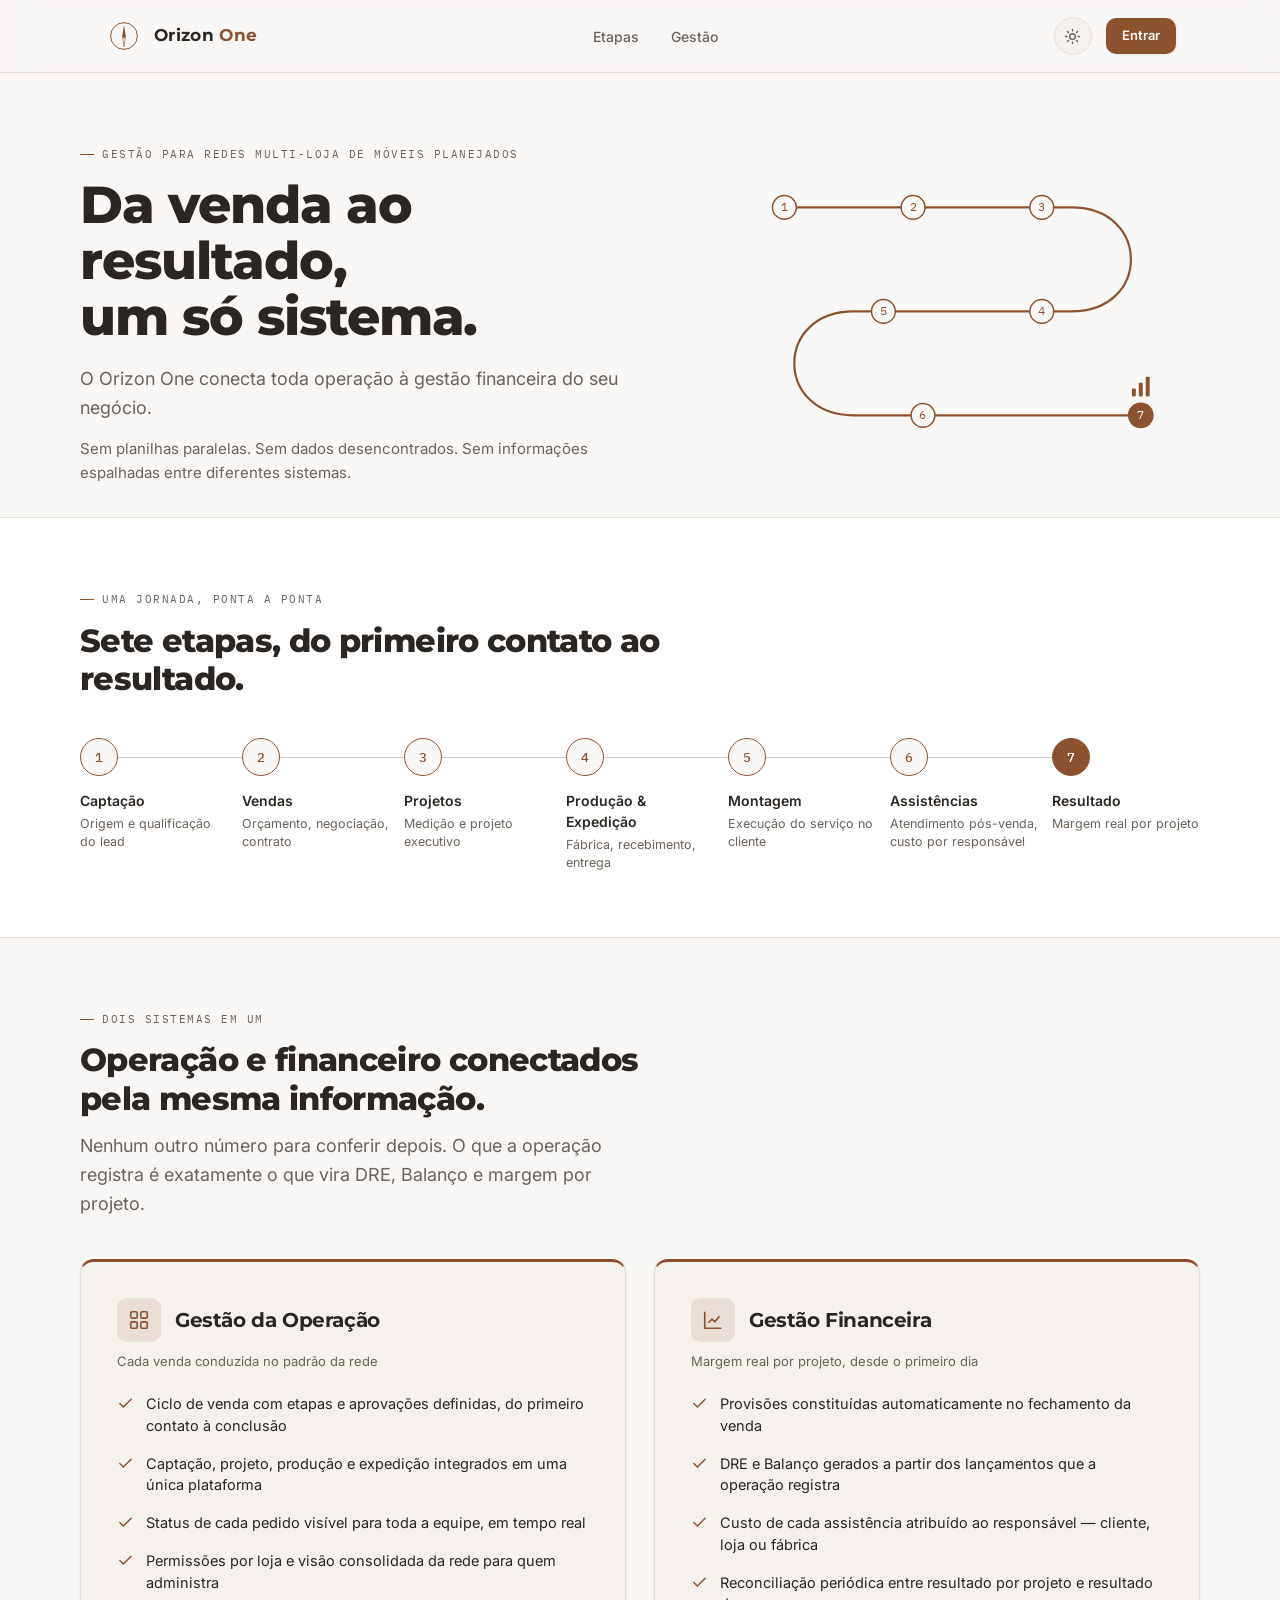
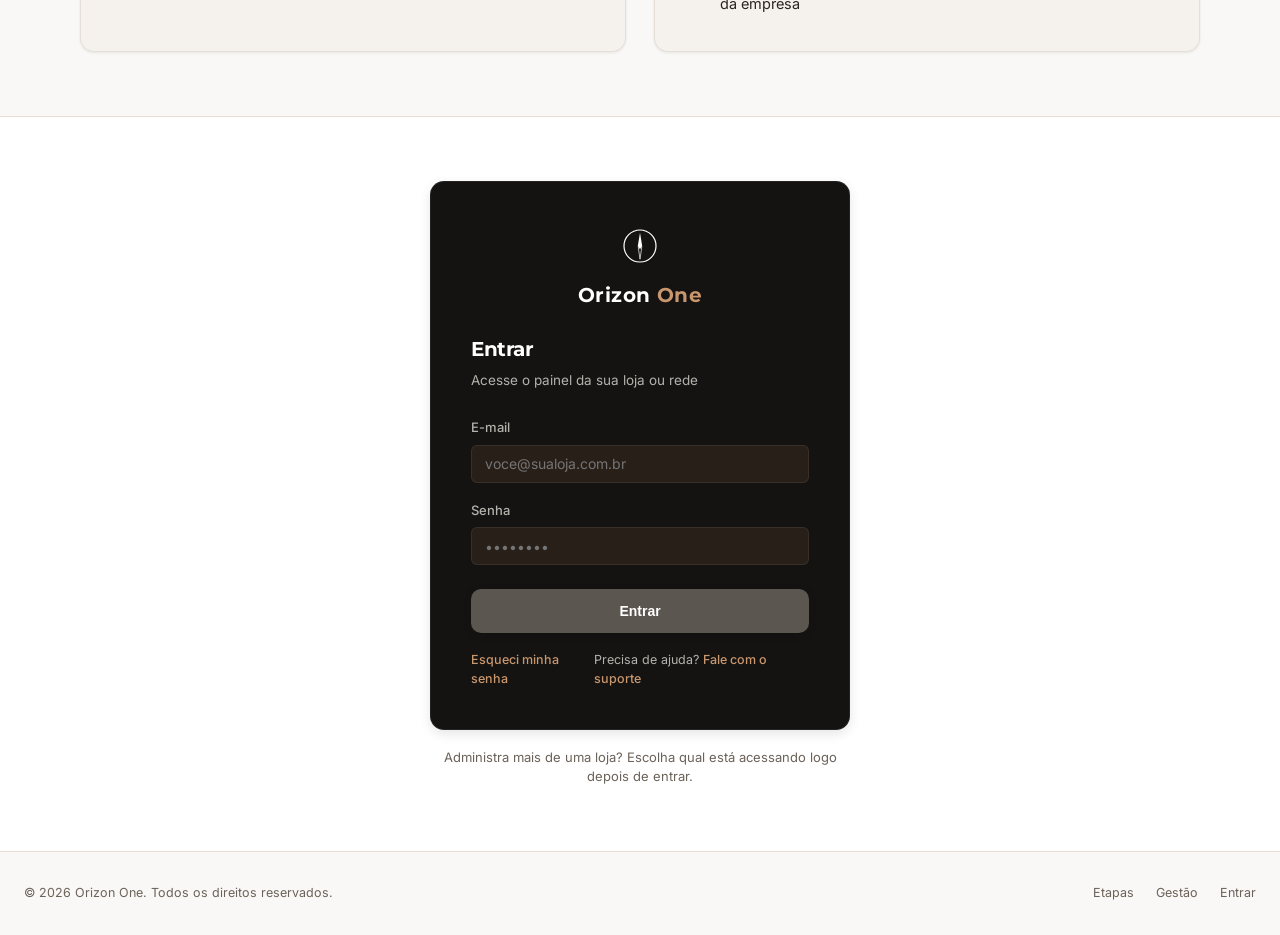
<file: docs/superpowers/specs/landing/mockups/landing-proposta-v2.html>
<!DOCTYPE html>
<html lang="pt-BR">
<head>
<meta charset="UTF-8">
<meta name="viewport" content="width=device-width, initial-scale=1.0">
<title>Orizon One — Gestão para redes de móveis planejados</title>
<link rel="icon" type="image/svg+xml" href="http://167.88.33.121:8766/glifo-favicon.svg">
<link rel="preconnect" href="https://fonts.googleapis.com">
<link rel="preconnect" href="https://fonts.gstatic.com" crossorigin>
<link href="https://fonts.googleapis.com/css2?family=Inter:wght@400;500;600;700&family=Montserrat:wght@500;600;700;800&family=IBM+Plex+Mono:wght@400;500&display=swap" rel="stylesheet">
<!-- ============================================================
     PROPOSTA v2 — mockup autocontido (tokens v1.7 embutidos)
     Mudanças vs. página no ar (ver Sugestoes-correcao-landing.md):
     1. H1: "balanço" → "resultado"
     2. Eyebrow absorve o "multi-loja"
     3. Lede novo (copy do print anotado)
     4. Gráfico: 5 pontos (venda→projeto→produção→entrega→resultado),
        balança → indicador de margem (barras ascendentes)
     5. Marca só "Orizon" (sem "Manager") — nav, login, title, footer
     6. Espaços verticais reduzidos (88→64 / 96→64)
     ============================================================ -->
<style>
/* ---------- ORIZON — DESIGN TOKENS v1.7 (embutidos p/ mockup) ---------- */
:root,
[data-theme="light"] {
  --bg:            #FAF8F6;
  --surface:       #FFFFFF;
  --surface-2:     #F5F1EC;
  --border:        #E5DFD8;
  --border-strong: #D3CAC0;
  --field-border:  #B8ADA0;
  --field-border-hover: #948A7F;
  --text:          #2B2621;
  --text-2:        #6B6259;
  --text-3:        #948A7F;
  --text-inverse:  #FFFFFF;
  --accent:        #8C5230;
  --accent-hover:  #6E3F22;
  --accent-soft:   rgba(140,82,48,.12);
  --accent-on-soft:#8C5230;
  --accent-vivid:  #B8823D;
  --accent-line:   #6E3F22;
  --btn-primary-bg:     #5C5650;
  --btn-primary-text:   #FFFFFF;
  --btn-primary-border: transparent;
  --btn-primary-shadow: 0 2px 8px rgba(0,0,0,.12);
  --btn-primary-bg-hover: #46413C;
  --btn-secondary-bg:     var(--surface-2);
  --btn-secondary-border: var(--border);
  --ok:        #1E7F4F;  --ok-soft:   #E3F3EA;  --ok-line:   #9CC7AD;
  --warn:      #8F6E2A;  --warn-soft: #F7EFDC;  --warn-line: #D8C08B;
  --err:       #9C4147;  --err-soft:  #F7E9EA;  --err-line:  #D8A6A9;
  --cancel:    #6B4423;  --cancel-on: #FFFFFF;
  --info:      #21618F;  --info-soft: #E4EFF7;  --info-line: #A9C3D8;
  --shadow:    0 1px 3px rgba(0,0,0,.08);
  --shadow-md: 0 4px 12px rgba(0,0,0,.10);
  --sidebar-bg:          #141312;
  --sidebar-text:        #B5B2AD;
  --sidebar-text-active: #FFFFFF;
  --sidebar-item-active: rgba(165,107,69,.14);
  --sidebar-accent:      #C9976D;
  --sidebar-border:      rgba(255,255,255,.07);
}
[data-theme="dark"] {
  --bg:            #121111;
  --surface:       #1A1918;
  --surface-2:     #211F1D;
  --border:        #2B2926;
  --border-strong: #3B3833;
  --field-border:  #4E4842;
  --field-border-hover: #635B52;
  --text:          #EAE8E5;
  --text-2:        #A9A6A2;
  --text-3:        #78746F;
  --text-inverse:  #171514;
  --accent:        #A56B45;
  --accent-hover:  #B87E55;
  --accent-soft:   rgba(83,42,20,.22);
  --accent-on-soft:#C9976D;
  --accent-vivid:  #C9976D;
  --accent-line:   #532A14;
  --btn-primary-bg:     #1C1613;
  --btn-primary-text:   #E7DCD0;
  --btn-primary-border: #532A14;
  --btn-primary-shadow: 0 6px 16px rgba(0,0,0,.65);
  --btn-primary-bg-hover: #262019;
  --btn-secondary-bg:     var(--surface-2);
  --btn-secondary-border: transparent;
  --ok:        #86B394;  --ok-soft:   rgba(134,179,148,.12);  --ok-line: #3E5C49;
  --warn:      #C2A264;  --warn-soft: rgba(194,162,100,.12);  --warn-line: #6B5528;
  --err:       #C08183;  --err-soft:  rgba(107,49,56,.20);    --err-line: #6B3138;
  --cancel:    #8B5E3C;  --cancel-on: #FFFFFF;
  --info:      #8BA6BD;  --info-soft: rgba(139,166,189,.12);  --info-line: #3C5468;
  --shadow:    0 1px 3px rgba(0,0,0,.35);
  --shadow-md: 0 6px 16px rgba(0,0,0,.45);
  --sidebar-bg:          #0D0C0B;
  --sidebar-text:        #A5A29D;
  --sidebar-text-active: #FFFFFF;
  --sidebar-item-active: rgba(165,107,69,.14);
  --sidebar-accent:      #C9976D;
  --sidebar-border:      rgba(255,255,255,.06);
}
:root {
  --font-display: "Montserrat", -apple-system, "Segoe UI", sans-serif;
  --font-body:    "Inter", -apple-system, "Segoe UI", sans-serif;
  --fs-sm: 0.8125rem;
  --radius-sm: 6px;
  --radius:    10px;
  --radius-lg: 14px;
  --control-h: 38px;
  --focus-ring: 0 0 0 3px var(--accent-soft), 0 0 0 1.5px var(--accent);
}

/* ---------- Landing (ponte p/ tokens, como na página no ar) ---------- */
:root {
  --muted:        var(--text-2);
  --accent-tint:  var(--accent-soft);
  --accent-text:  var(--btn-primary-text);
  --primary:      var(--accent);
  --primary-tint: var(--accent-soft);
  --shadow-sm:    var(--shadow);
  --radius-md:    var(--radius);
  --font-mono:    'IBM Plex Mono', ui-monospace, monospace;
}

* { box-sizing: border-box; margin: 0; padding: 0; }
html { scroll-behavior: smooth; }
body {
  font-family: var(--font-body);
  background: var(--bg);
  color: var(--text);
  line-height: 1.5;
  -webkit-font-smoothing: antialiased;
  transition: background .2s ease, color .2s ease;
}
img, svg { display: block; max-width: 100%; }
a { color: inherit; text-decoration: none; }
/* v2: respiro vertical reduzido (era 88px) para as seções não quebrarem na dobra */
section { padding: 64px 24px; }
.wrap { max-width: 1120px; margin: 0 auto; }
.eyebrow {
  font-family: var(--font-mono);
  font-size: 11px;
  letter-spacing: 1.5px;
  color: var(--muted);
  text-transform: uppercase;
  margin-bottom: 14px;
  display: inline-flex;
  align-items: center;
  gap: 8px;
}
.eyebrow::before {
  content: "";
  width: 14px;
  height: 1px;
  background: var(--primary);
  display: inline-block;
}
h1, h2, h3 { font-family: var(--font-display); font-weight: 800; letter-spacing: -0.02em; color: var(--text); }
h1 { font-size: 52px; line-height: 1.08; }
h2 { font-size: 32px; line-height: 1.2; }
h3 { font-size: 17px; font-weight: 700; }
p { color: var(--muted); }
.lede { font-size: 18px; line-height: 1.6; max-width: 560px; }
.lede-plus { font-size: 15px; line-height: 1.6; max-width: 560px; margin-top: 14px; }

/* Buttons */
.btn {
  display: inline-flex; align-items: center; justify-content: center;
  height: 44px; padding: 0 22px; border-radius: var(--radius-md);
  font-weight: 600; font-size: 14px; border: none; cursor: pointer;
  transition: all .15s ease; white-space: nowrap;
}
.btn-primary { background: var(--accent); color: var(--accent-text); box-shadow: var(--shadow-sm); }
.btn-primary:hover { opacity: .92; box-shadow: var(--shadow-md); }
.btn-ghost { background: var(--surface-2); color: var(--text); border: 1px solid var(--border); }
.btn-ghost:hover { border-color: var(--border-strong); }
.btn-sm { height: 36px; padding: 0 16px; font-size: 13px; }

/* Nav — marca v2: só "Orizon" (wordmark "Manager" removido) */
header {
  position: sticky; top: 0; z-index: 50;
  background: color-mix(in srgb, var(--bg) 88%, transparent);
  backdrop-filter: blur(10px);
  border-bottom: 1px solid var(--border);
}
nav {
  max-width: 1120px; margin: 0 auto; padding: 16px 24px;
  display: flex; align-items: center; justify-content: space-between;
}
.logo { display: flex; align-items: center; gap: 10px; }
.logo-glifo { width: 40px; height: 40px; flex-shrink: 0; color: var(--accent); }
.logo-glifo svg { display: block; width: 100%; height: 100%; }
.logo-wm { font-family: var(--font-display); font-weight: 700; font-size: 17px; letter-spacing: .02em; color: var(--text); }
.logo-wm .wm-one { color: var(--accent); }

.login-brand { display: flex; flex-direction: column; align-items: center; gap: 10px; margin-bottom: 24px; }
.login-brand .lb-glifo { width: 48px; height: 48px; color: var(--sidebar-text-active); }
.login-brand .lb-glifo svg { display: block; width: 100%; height: 100%; }
.login-brand .lb-wm { font-family: var(--font-display); font-weight: 700; font-size: 20px; letter-spacing: .02em; color: var(--sidebar-text-active); }
.login-brand .lb-wm .wm-one { color: var(--sidebar-accent); }
.nav-links { display: flex; align-items: center; gap: 32px; font-size: 14px; font-weight: 500; color: var(--muted); }
.nav-links a:hover { color: var(--text); }
.nav-right { display: flex; align-items: center; gap: 14px; }
.theme-toggle {
  width: 38px; height: 38px; border-radius: 50%; border: 1px solid var(--border);
  background: var(--surface-2); display: flex; align-items: center; justify-content: center;
  cursor: pointer; color: var(--muted); transition: border-color .15s;
}
.theme-toggle:hover { border-color: var(--border-strong); }
.theme-toggle svg { width: 17px; height: 17px; }
.icon-moon { display: none; }
[data-theme="dark"] .icon-sun { display: none; }
[data-theme="dark"] .icon-moon { display: block; }

@media (max-width: 760px) {
  .nav-links { display: none; }
}

/* Hero — v2: padding reduzido (era 96px) */
.hero { padding: 64px 24px 32px; }
.hero-grid { display: grid; grid-template-columns: 1.1fr .9fr; gap: 64px; align-items: center; }
@media (max-width: 860px) {
  .hero-grid { grid-template-columns: 1fr; gap: 40px; }
  h1 { font-size: 38px; }
}

/* Signature illustration */
.signature { width: 100%; height: auto; }

/* Process strip — v2: respiro reduzido (56→40) */
.process { background: var(--surface); border-top: 1px solid var(--border); border-bottom: 1px solid var(--border); }
.process-head { max-width: 640px; margin-bottom: 40px; }
.process-track { position: relative; }
/* v2.2: a linha termina na bola do 07 — resultado é o ponto final da jornada.
   right = largura de 1 coluna ((100% − 6 gaps)/7) menos o raio do círculo (19px) */
.process-line {
  position: absolute; top: 19px; left: 0; right: calc((100% - 84px) / 7 - 19px); height: 1px;
  background: var(--border-strong);
}
/* v2.1: 7 colunas — a jornada agora termina em 07 · Resultado, onde o H1 promete */
.process-steps { display: grid; grid-template-columns: repeat(7, 1fr); gap: 14px; position: relative; }
.process-step { display: flex; flex-direction: column; align-items: flex-start; }
.process-num {
  width: 38px; height: 38px; border-radius: 50%; background: var(--bg); border: 1.5px solid var(--accent);
  color: var(--accent); font-family: var(--font-mono); font-size: 13px; font-weight: 500;
  display: flex; align-items: center; justify-content: center; margin-bottom: 14px; position: relative; z-index: 1;
}
.process-step:last-child .process-num { background: var(--accent); color: var(--accent-text); }
.process-label { font-size: 14px; font-weight: 600; color: var(--text); margin-bottom: 4px; }
.process-sub { font-size: 12.5px; color: var(--muted); line-height: 1.45; }
@media (max-width: 900px) {
  .process-steps { grid-template-columns: repeat(2, 1fr); row-gap: 36px; }
  .process-line { display: none; }
}

/* Diferenciais — v2: respiro reduzido (56→40) */
.split { display: grid; grid-template-columns: 1fr 1fr; gap: 28px; margin-top: 40px; }
.card {
  background: var(--surface-2); border: 1px solid var(--border); border-radius: var(--radius-lg);
  padding: 36px; box-shadow: var(--shadow-sm);
}
.card-process { border-top: 3px solid var(--accent); }
.card-fin { border-top: 3px solid var(--primary); }
/* v2.8: ícone e título lado a lado */
.card-head { display: flex; align-items: center; gap: 14px; margin-bottom: 10px; }
.card-icon {
  width: 44px; height: 44px; border-radius: var(--radius-md); display: flex; align-items: center; justify-content: center;
  flex-shrink: 0;
}
.card-process .card-icon { background: var(--accent-tint); color: var(--accent); }
.card-fin .card-icon { background: var(--primary-tint); color: var(--primary); }
.card-icon svg { width: 22px; height: 22px; }
.card h3 { font-size: 20px; }
.card > p.tag { font-size: 13px; color: var(--muted); margin-bottom: 22px; }
.feature-list { list-style: none; display: flex; flex-direction: column; gap: 16px; }
.feature-list li { display: flex; gap: 12px; font-size: 14.5px; color: var(--text); line-height: 1.5; }
.feature-list svg { width: 17px; height: 17px; flex-shrink: 0; margin-top: 2px; }
.card-process .feature-list svg { color: var(--accent); }
.card-fin .feature-list svg { color: var(--primary); }
@media (max-width: 760px) { .split { grid-template-columns: 1fr; } }

/* Login — v2.3: seção enxuta, só o card centralizado (o "Entrar" do nav já leva até aqui;
   o texto de apoio era uma segunda dobra de marketing desnecessária) */
.login-section { background: var(--surface); border-top: 1px solid var(--border); }
.login-grid { display: flex; flex-direction: column; align-items: center; }
.login-card { width: 100%; max-width: 420px; }
.login-hint { margin-top: 18px; font-size: 13px; color: var(--muted); text-align: center; max-width: 420px; }
.login-card {
  --surface: var(--sidebar-bg); --surface-2: var(--sidebar-item-active);
  --bg: var(--sidebar-item-active); --text: var(--sidebar-text-active); --muted: var(--sidebar-text);
  --border: var(--sidebar-border); --border-strong: var(--sidebar-border); --accent: var(--sidebar-accent);
  background: var(--sidebar-bg); border: 1px solid var(--sidebar-border); border-radius: var(--radius-lg);
  padding: 40px; box-shadow: var(--shadow-md);
}
.login-card h3 { font-size: 20px; margin-bottom: 6px; }
.login-card > p { font-size: 13.5px; margin-bottom: 28px; }
.field { margin-bottom: 18px; }
.field label { display: block; font-size: var(--fs-sm); font-weight: 500; color: var(--muted); margin-bottom: 7px; }
.field input {
  width: 100%; height: var(--control-h); border-radius: var(--radius-sm); border: 1px solid var(--border);
  background: var(--bg); color: var(--text); padding: 0 13px; font-size: 14px; font-family: var(--font-body);
  outline: none; transition: border-color .15s;
}
.field input:focus { border-color: var(--accent); }
.login-card .btn { width: 100%; margin-top: 6px; }
.login-card .btn-primary { background: var(--btn-primary-bg); color: var(--btn-primary-text); box-shadow: var(--btn-primary-shadow); }
.login-card .btn-primary:hover { background: var(--btn-primary-bg-hover); opacity: 1; }
.login-foot { display: flex; justify-content: space-between; align-items: center; margin-top: 18px; font-size: 12.5px; }
.login-foot a { color: var(--accent); font-weight: 500; }
.login-foot a:hover { text-decoration: underline; }

/* Footer */
footer {
  border-top: 1px solid var(--border); padding: 32px 24px;
  display: flex; align-items: center; justify-content: space-between; flex-wrap: wrap; gap: 12px;
}
footer, footer * { font-size: 12.5px; color: var(--muted); }
.footer-links { display: flex; gap: 22px; }

/* Reveal animation */
.reveal { opacity: 0; transform: translateY(14px); animation: reveal .6s ease forwards; }
.reveal:nth-child(2) { animation-delay: .08s; }
.reveal:nth-child(3) { animation-delay: .16s; }
@keyframes reveal { to { opacity: 1; transform: translateY(0); } }
@media (prefers-reduced-motion: reduce) {
  html { scroll-behavior: auto; }
  .reveal { animation: none; opacity: 1; transform: none; }
}

:focus-visible { outline: 2px solid var(--accent); outline-offset: 2px; }
</style>
</head>
<body data-theme="light">

<header>
  <nav>
    <!-- Marca v2: só "Orizon" — wordmark "Manager" removido -->
    <div class="logo" role="img" aria-label="Orizon One">
      <span class="logo-glifo" aria-hidden="true">
        <svg viewBox="0 0 120 120" xmlns="http://www.w3.org/2000/svg">
          <circle cx="60" cy="60" r="40" fill="none" stroke="currentColor" stroke-width="3"/>
          <polygon points="60,27 65.5,60 60,68 54.5,60" fill="currentColor"/>
          <polygon points="60,93 64.5,62 60,54 55.5,62" fill="none" stroke="currentColor" stroke-width="1.75"/>
        </svg>
      </span>
      <span class="logo-wm">Orizon <span class="wm-one">One</span></span>
    </div>
    <div class="nav-links">
      <a href="#processo">Etapas</a>
      <a href="#financeiro">Gestão</a>
    </div>
    <div class="nav-right">
      <button class="theme-toggle" id="themeToggle" aria-label="Alternar tema claro/escuro">
        <svg class="icon-sun" viewBox="0 0 24 24" fill="none" stroke="currentColor" stroke-width="2" stroke-linecap="round"><circle cx="12" cy="12" r="4"/><path d="M12 2v2M12 20v2M4.9 4.9l1.4 1.4M17.7 17.7l1.4 1.4M2 12h2M20 12h2M4.9 19.1l1.4-1.4M17.7 6.3l1.4-1.4"/></svg>
        <svg class="icon-moon" viewBox="0 0 24 24" fill="none" stroke="currentColor" stroke-width="2" stroke-linecap="round"><path d="M21 12.8A9 9 0 1 1 11.2 3 7 7 0 0 0 21 12.8Z"/></svg>
      </button>
      <a href="#entrar" class="btn btn-primary btn-sm">Entrar</a>
    </div>
  </nav>
</header>

<section class="hero">
  <div class="wrap hero-grid">
    <div class="reveal">
      <!-- v2: eyebrow absorve o "multi-loja" (antes escondido na nota sob os CTAs) -->
      <div class="eyebrow">Gestão para redes multi-loja de móveis planejados</div>
      <!-- v2: "balanço" → "resultado" -->
      <h1>Da venda ao resultado,<br>um só sistema.</h1>
      <!-- v2: copy do print anotado -->
      <p class="lede" style="margin-top:20px;">
        O Orizon One conecta toda operação à gestão financeira do seu negócio.
      </p>
      <p class="lede-plus">
        Sem planilhas paralelas. Sem dados desencontrados. Sem informações
        espalhadas entre diferentes sistemas.
      </p>
    </div>
    <div class="reveal" aria-hidden="true">
      <!-- v2.7: trilha serpentina só com números 1–7 — sem os nomes, para não repetir a
           régua logo abaixo (que detalha cada etapa). 7 · resultado preenchido em cobre,
           com indicador de margem acima -->
      <svg class="signature" viewBox="0 0 480 320" fill="none">
        <path d="M60 55 L 350 55 C 430 55, 430 160, 350 160 L 130 160 C 50 160, 50 265, 130 265 L 420 265"
              stroke="var(--accent)" stroke-width="2.2" fill="none" stroke-linecap="round"/>
        <g font-family="'IBM Plex Mono', monospace" font-size="12" text-anchor="middle">
          <circle cx="60"  cy="55"  r="12" fill="var(--bg)" stroke="var(--accent)" stroke-width="1.5"/>
          <text x="60"  y="59" fill="var(--accent)">1</text>
          <circle cx="190" cy="55"  r="12" fill="var(--bg)" stroke="var(--accent)" stroke-width="1.5"/>
          <text x="190" y="59" fill="var(--accent)">2</text>
          <circle cx="320" cy="55"  r="12" fill="var(--bg)" stroke="var(--accent)" stroke-width="1.5"/>
          <text x="320" y="59" fill="var(--accent)">3</text>
          <circle cx="320" cy="160" r="12" fill="var(--bg)" stroke="var(--accent)" stroke-width="1.5"/>
          <text x="320" y="164" fill="var(--accent)">4</text>
          <circle cx="160" cy="160" r="12" fill="var(--bg)" stroke="var(--accent)" stroke-width="1.5"/>
          <text x="160" y="164" fill="var(--accent)">5</text>
          <circle cx="200" cy="265" r="12" fill="var(--bg)" stroke="var(--accent)" stroke-width="1.5"/>
          <text x="200" y="269" fill="var(--accent)">6</text>
          <circle cx="420" cy="265" r="13" fill="var(--accent)"/>
          <text x="420" y="269" fill="var(--accent-text)">7</text>
        </g>
        <!-- indicador de margem sobre o destino -->
        <g transform="translate(411,226)">
          <rect x="0"  y="12" width="4" height="8"  rx="1" fill="var(--primary)"/>
          <rect x="7"  y="6"  width="4" height="14" rx="1" fill="var(--primary)"/>
          <rect x="14" y="0"  width="4" height="20" rx="1" fill="var(--primary)"/>
        </g>
      </svg>
    </div>
  </div>
</section>

<section class="process" id="processo">
  <div class="wrap">
    <div class="process-head">
      <div class="eyebrow">Uma jornada, ponta a ponta</div>
      <!-- v2.2: título antigo ("...à assistência pós-venda") parava antes do fim da jornada -->
      <h2>Sete etapas, do primeiro contato ao resultado.</h2>
    </div>
    <div class="process-track">
      <div class="process-line"></div>
      <div class="process-steps">
        <div class="process-step">
          <div class="process-num">1</div>
          <div class="process-label">Captação</div>
          <div class="process-sub">Origem e qualificação do lead</div>
        </div>
        <div class="process-step">
          <div class="process-num">2</div>
          <div class="process-label">Vendas</div>
          <div class="process-sub">Orçamento, negociação, contrato</div>
        </div>
        <div class="process-step">
          <div class="process-num">3</div>
          <div class="process-label">Projetos</div>
          <div class="process-sub">Medição e projeto executivo</div>
        </div>
        <div class="process-step">
          <div class="process-num">4</div>
          <div class="process-label">Produção &amp; Expedição</div>
          <div class="process-sub">Fábrica, recebimento, entrega</div>
        </div>
        <div class="process-step">
          <div class="process-num">5</div>
          <div class="process-label">Montagem</div>
          <div class="process-sub">Execução do serviço no cliente</div>
        </div>
        <div class="process-step">
          <div class="process-num">6</div>
          <div class="process-label">Assistências</div>
          <div class="process-sub">Atendimento pós-venda, custo por responsável</div>
        </div>
        <div class="process-step">
          <div class="process-num">7</div>
          <div class="process-label">Resultado</div>
          <div class="process-sub">Margem real por projeto</div>
        </div>
      </div>
    </div>
  </div>
</section>

<section id="financeiro">
  <div class="wrap">
    <div class="eyebrow">Dois sistemas em um</div>
    <h2 style="max-width:600px;">Operação e financeiro conectados pela mesma informação.</h2>
    <p class="lede" style="margin-top:14px;">Nenhum outro número para conferir depois. O que a operação registra é exatamente o que vira DRE, Balanço e margem por projeto.</p>

    <div class="split">
      <div class="card card-process reveal">
        <div class="card-head">
          <div class="card-icon">
            <svg viewBox="0 0 24 24" fill="none" stroke="currentColor" stroke-width="1.8"><rect x="3" y="3" width="7" height="7" rx="1.5"/><rect x="14" y="3" width="7" height="7" rx="1.5"/><rect x="3" y="14" width="7" height="7" rx="1.5"/><rect x="14" y="14" width="7" height="7" rx="1.5"/></svg>
          </div>
          <h3>Gestão da Operação</h3>
        </div>
        <p class="tag">Cada venda conduzida no padrão da rede</p>
        <ul class="feature-list">
          <li><svg viewBox="0 0 24 24" fill="none" stroke="currentColor" stroke-width="2" stroke-linecap="round"><path d="M20 6L9 17l-5-5"/></svg>Ciclo de venda com etapas e aprovações definidas, do primeiro contato à conclusão</li>
          <li><svg viewBox="0 0 24 24" fill="none" stroke="currentColor" stroke-width="2" stroke-linecap="round"><path d="M20 6L9 17l-5-5"/></svg>Captação, projeto, produção e expedição integrados em uma única plataforma</li>
          <li><svg viewBox="0 0 24 24" fill="none" stroke="currentColor" stroke-width="2" stroke-linecap="round"><path d="M20 6L9 17l-5-5"/></svg>Status de cada pedido visível para toda a equipe, em tempo real</li>
          <li><svg viewBox="0 0 24 24" fill="none" stroke="currentColor" stroke-width="2" stroke-linecap="round"><path d="M20 6L9 17l-5-5"/></svg>Permissões por loja e visão consolidada da rede para quem administra</li>
        </ul>
      </div>

      <div class="card card-fin reveal">
        <div class="card-head">
          <div class="card-icon">
            <svg viewBox="0 0 24 24" fill="none" stroke="currentColor" stroke-width="1.8"><path d="M3 3v18h18"/><path d="M7 15l4-4 3 3 5-6"/></svg>
          </div>
          <h3>Gestão Financeira</h3>
        </div>
        <p class="tag">Margem real por projeto, desde o primeiro dia</p>
        <ul class="feature-list">
          <li><svg viewBox="0 0 24 24" fill="none" stroke="currentColor" stroke-width="2" stroke-linecap="round"><path d="M20 6L9 17l-5-5"/></svg>Provisões constituídas automaticamente no fechamento da venda</li>
          <li><svg viewBox="0 0 24 24" fill="none" stroke="currentColor" stroke-width="2" stroke-linecap="round"><path d="M20 6L9 17l-5-5"/></svg>DRE e Balanço gerados a partir dos lançamentos que a operação registra</li>
          <li><svg viewBox="0 0 24 24" fill="none" stroke="currentColor" stroke-width="2" stroke-linecap="round"><path d="M20 6L9 17l-5-5"/></svg>Custo de cada assistência atribuído ao responsável — cliente, loja ou fábrica</li>
          <li><svg viewBox="0 0 24 24" fill="none" stroke="currentColor" stroke-width="2" stroke-linecap="round"><path d="M20 6L9 17l-5-5"/></svg>Reconciliação periódica entre resultado por projeto e resultado da empresa</li>
        </ul>
      </div>
    </div>

  </div>
</section>

<section class="login-section" id="entrar">
  <div class="wrap login-grid">
    <div class="login-card reveal">
      <!-- Marca v2 — lockup vertical só "Orizon"; glifo mono-branco inline -->
      <div class="login-brand" role="img" aria-label="Orizon One">
        <span class="lb-glifo" aria-hidden="true">
          <svg viewBox="0 0 120 120" xmlns="http://www.w3.org/2000/svg">
            <circle cx="60" cy="60" r="40" fill="none" stroke="currentColor" stroke-width="3"/>
            <polygon points="60,27 65.5,60 60,68 54.5,60" fill="currentColor"/>
            <polygon points="60,93 64.5,62 60,54 55.5,62" fill="none" stroke="currentColor" stroke-width="1.75"/>
          </svg>
        </span>
        <span class="lb-wm">Orizon <span class="wm-one">One</span></span>
      </div>
      <h3>Entrar</h3>
      <p>Acesse o painel da sua loja ou rede</p>
      <form id="loginForm" novalidate>
        <div class="field">
          <label for="email">E-mail</label>
          <input type="email" id="email" placeholder="voce@sualoja.com.br" autocomplete="username">
        </div>
        <div class="field">
          <label for="senha">Senha</label>
          <input type="password" id="senha" placeholder="••••••••" autocomplete="current-password">
        </div>
        <div id="loginErro" style="display:none;color:var(--err);font-size:12.5px;margin-bottom:10px"></div>
        <button type="submit" class="btn btn-primary" id="loginBtn">Entrar</button>
      </form>
      <div class="login-foot">
        <a href="#">Esqueci minha senha</a>
        <span style="color:var(--muted);">Precisa de ajuda? <a href="#">Fale com o suporte</a></span>
      </div>
    </div>
    <p class="login-hint">Administra mais de uma loja? Escolha qual está acessando logo depois de entrar.</p>
  </div>
</section>

<footer>
  <span>© 2026 Orizon One. Todos os direitos reservados.</span>
  <div class="footer-links">
    <a href="#processo">Etapas</a>
    <a href="#financeiro">Gestão</a>
    <a href="#entrar">Entrar</a>
  </div>
</footer>

<script>
  const toggle = document.getElementById('themeToggle');
  const body = document.body;
  toggle.addEventListener('click', () => {
    const next = body.getAttribute('data-theme') === 'dark' ? 'light' : 'dark';
    body.setAttribute('data-theme', next);
  });

  // ── Login: POST /api/auth/login e entra no painel ────────────────────────────
  // (mockup local: o fetch relativo só funciona quando servido pelo mesmo host)
  (function(){
    const form  = document.getElementById('loginForm');
    const erro  = document.getElementById('loginErro');
    const btn   = document.getElementById('loginBtn');
    if(!form) return;
    function mostrarErro(msg){ erro.textContent = msg; erro.style.display = msg ? 'block' : 'none'; }
    async function entrar(){
      const login = (document.getElementById('email').value || '').trim();
      const senha = document.getElementById('senha').value || '';
      if(!login || !senha){ mostrarErro('Informe e-mail e senha.'); return; }
      mostrarErro(''); btn.disabled = true; const txt = btn.textContent; btn.textContent = 'Entrando…';
      try{
        const r = await fetch('/api/auth/login', {
          method: 'POST', headers: {'Content-Type': 'application/json'},
          credentials: 'same-origin', body: JSON.stringify({login, senha})
        });
        const d = await r.json().catch(() => ({}));
        if(d.ok){ window.location.href = '/'; return; }
        mostrarErro(d.erro || 'Usuário ou senha inválidos.');
      }catch(e){ mostrarErro('Falha de conexão. Tente novamente.'); }
      btn.disabled = false; btn.textContent = txt;
    }
    form.addEventListener('submit', (e) => { e.preventDefault(); entrar(); });
  })();
</script>

</body>
</html>
</file>
